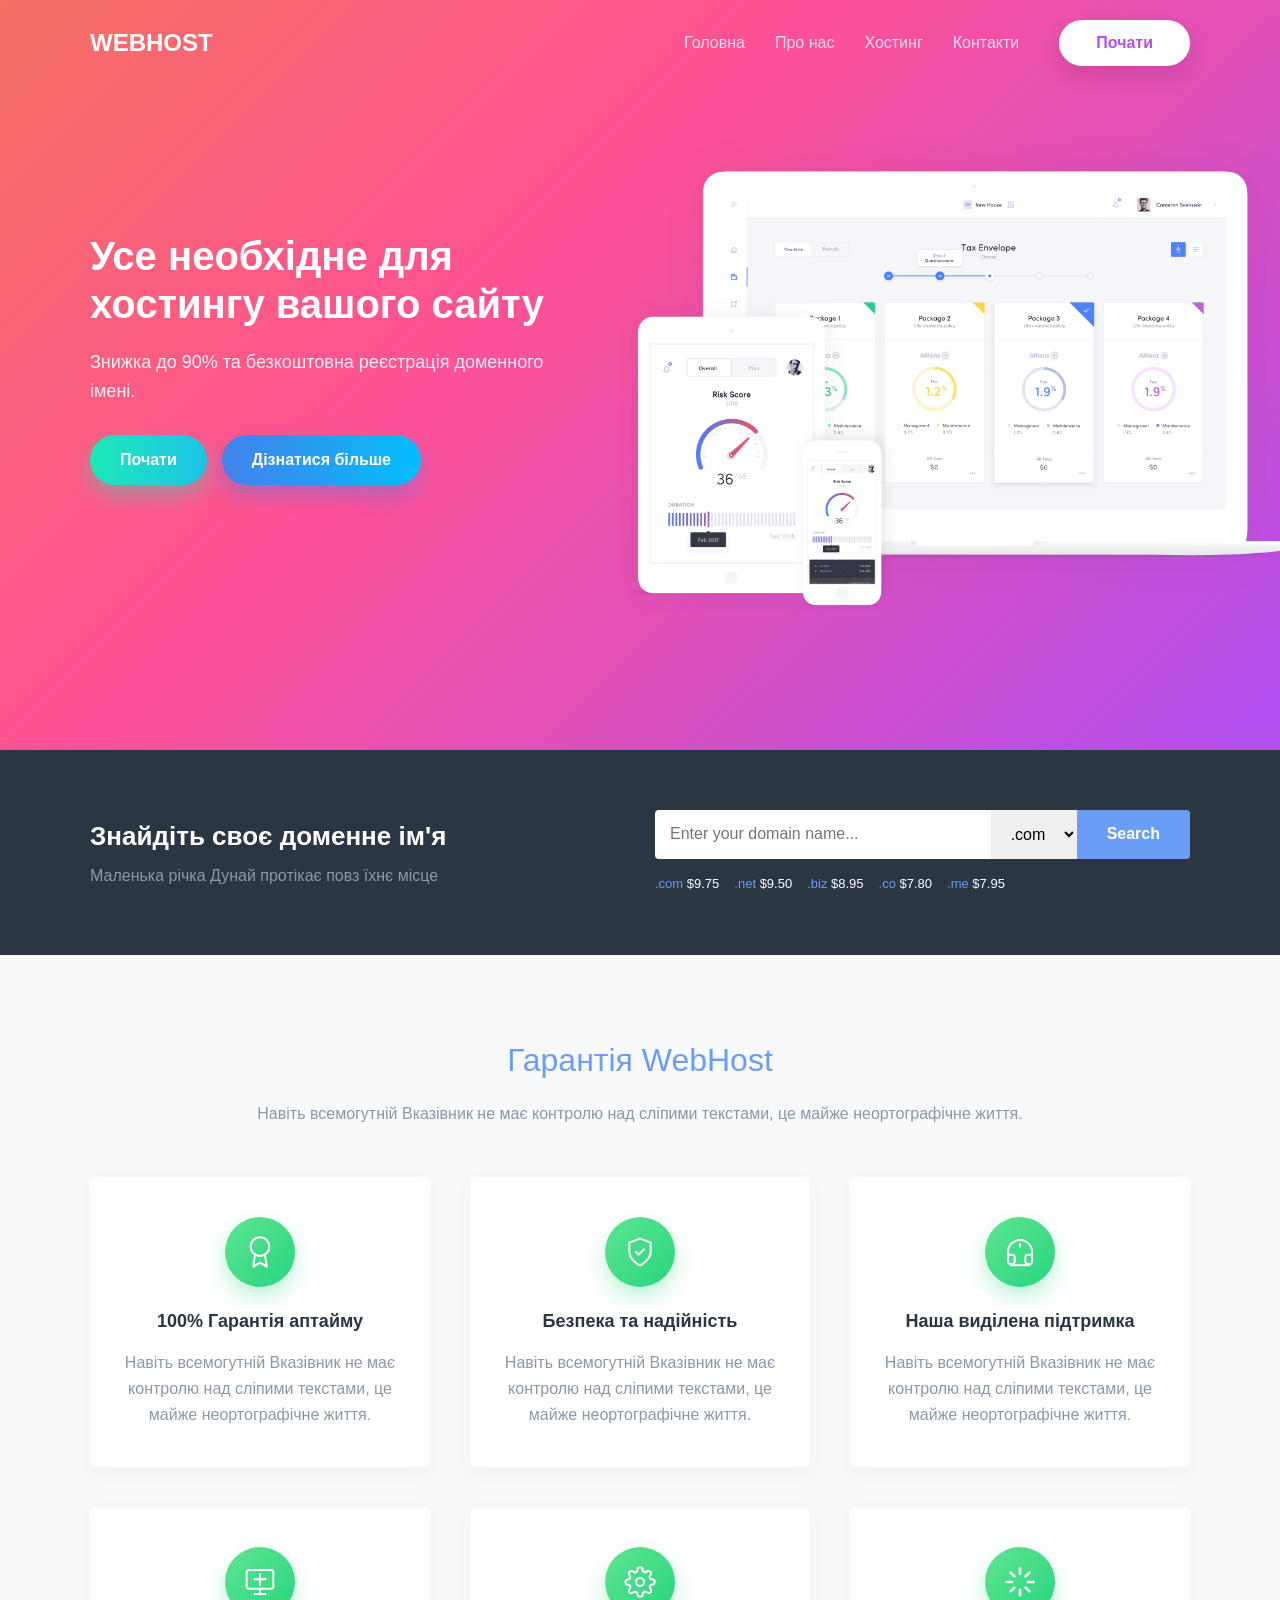
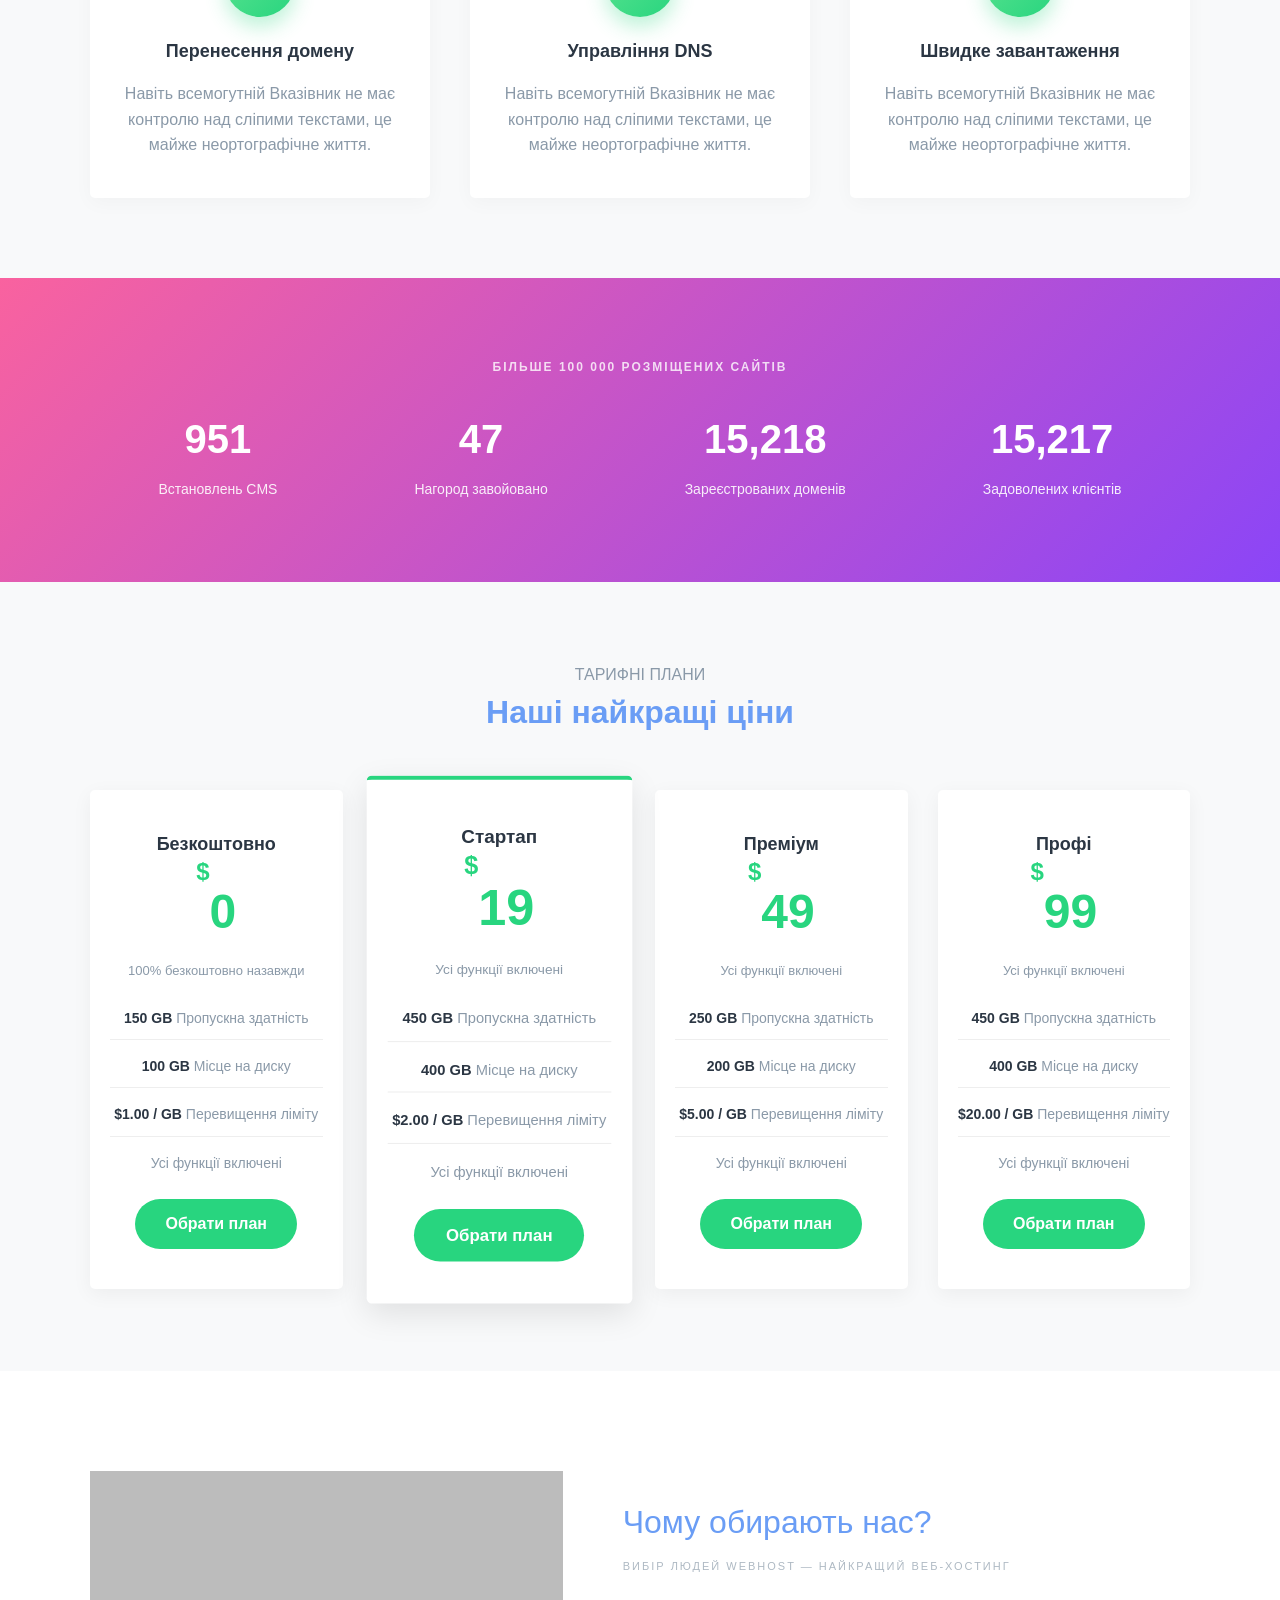
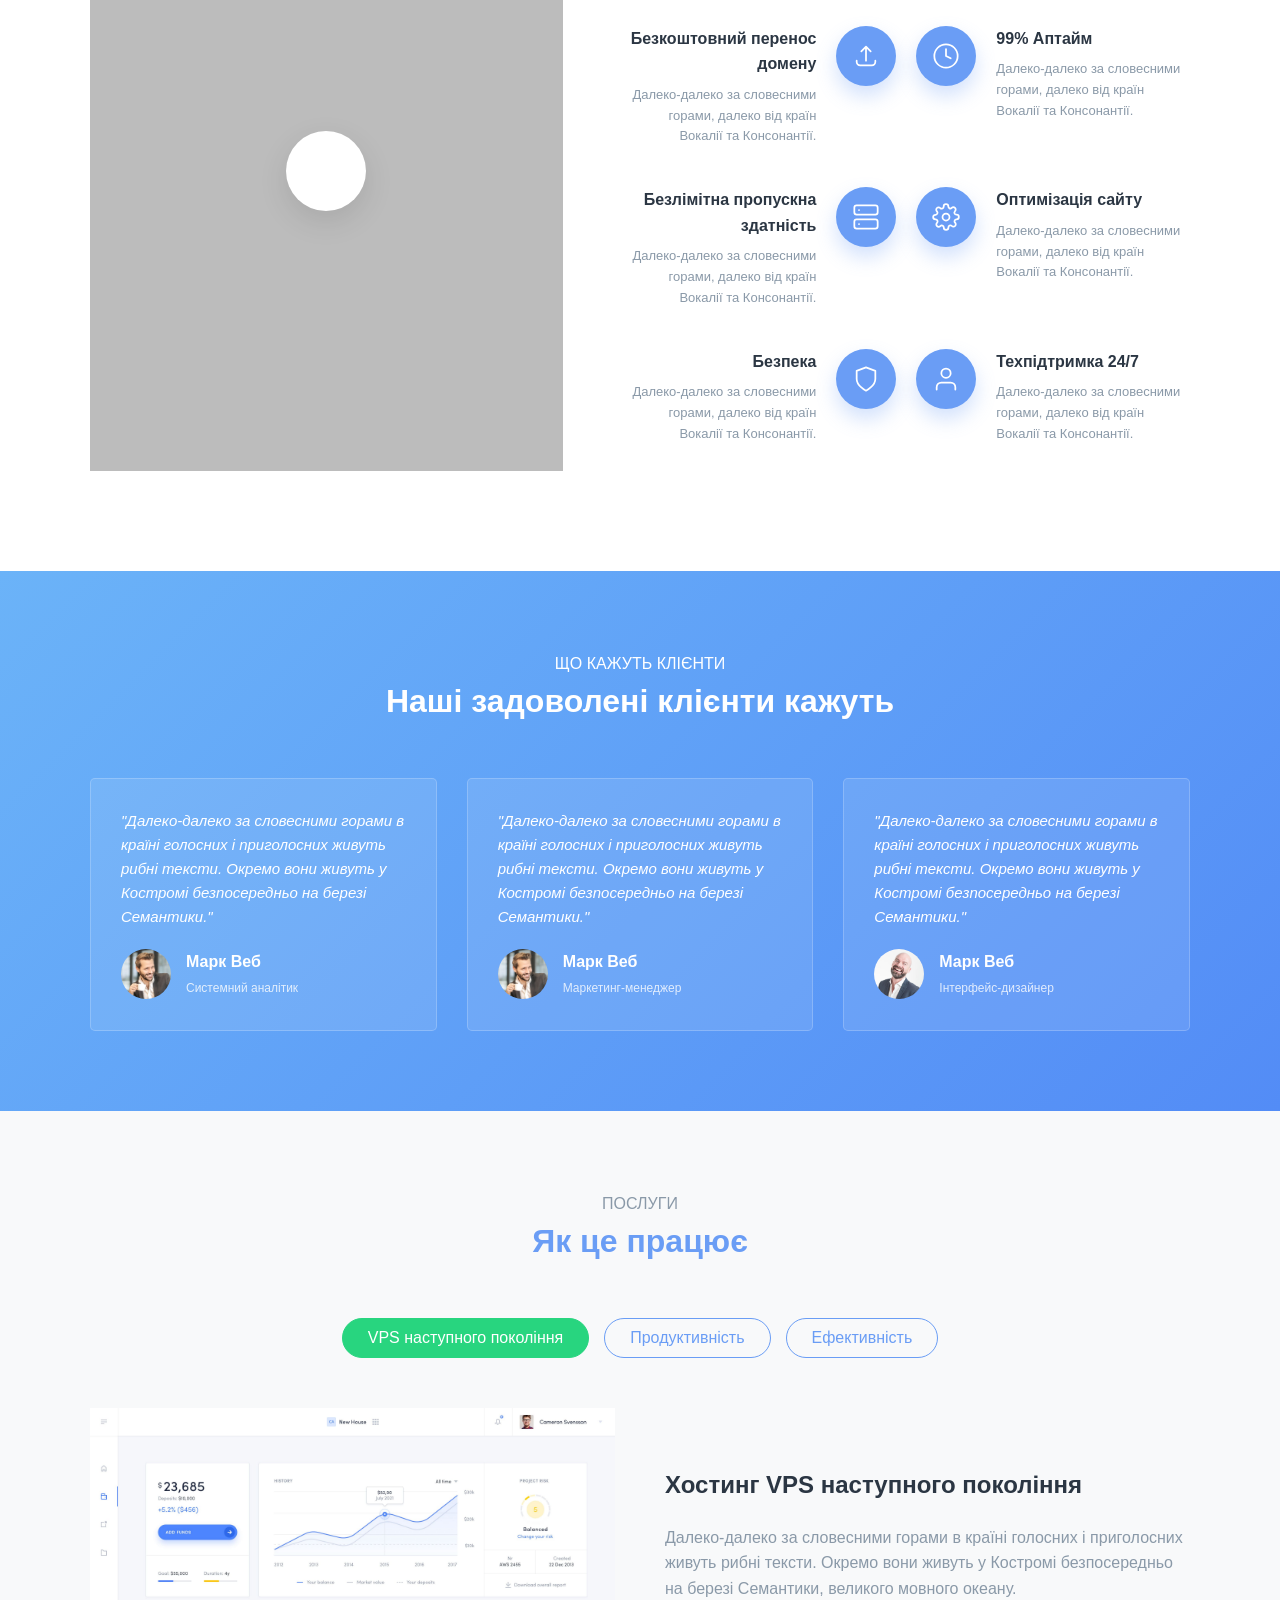
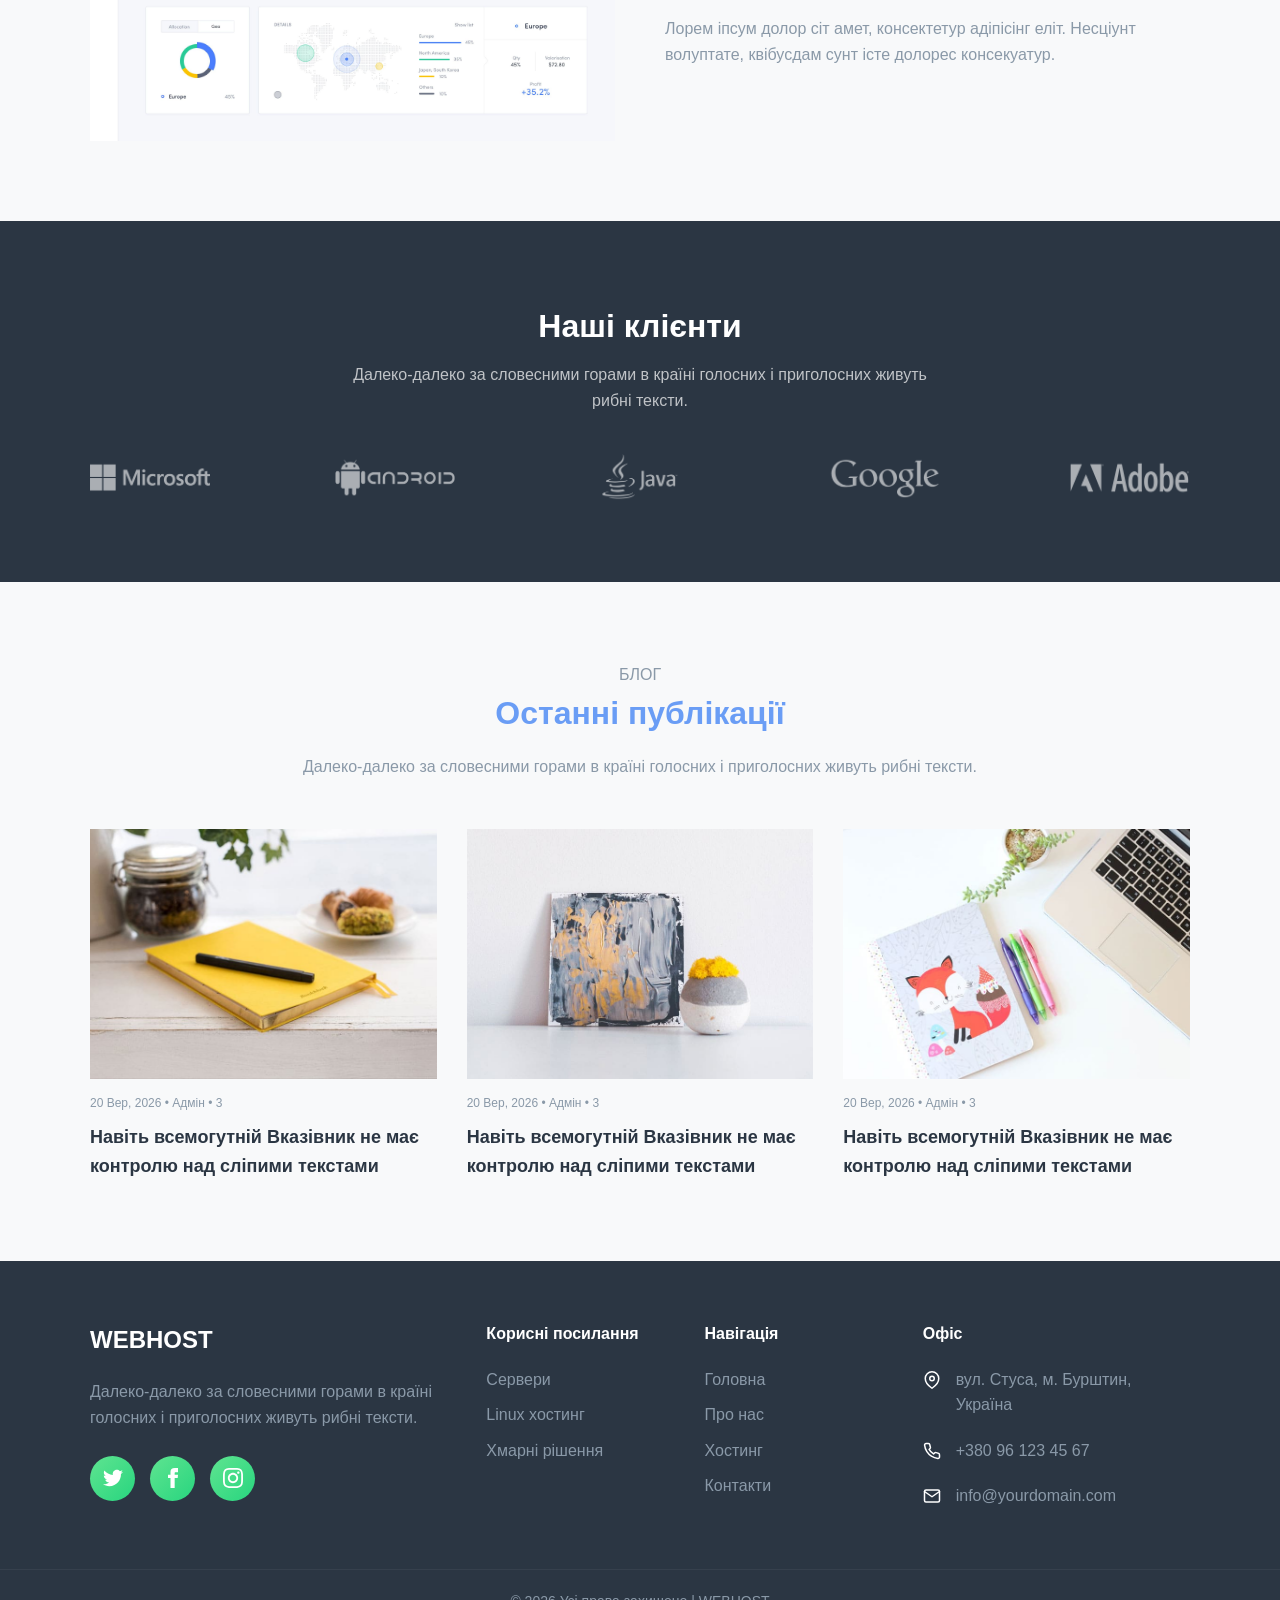
<file: index.html>
<!DOCTYPE html>
<html lang="uk">
<head>
    <meta charset="UTF-8">
    <meta http-equiv="X-UA-Compatible" content="IE=edge">
    <meta name="viewport" content="width=device-width, initial-scale=1.0">
    <title>WEBHOST — Надійний веб-хостинг для вашого сайту</title>
    <meta name="description" content="Швидкі сервери, реєстрація доменів та якісний хостинг для проєктів будь-якої складності.">
    <link rel="icon" type="image/png" href="assets/images/icons/favicon.png">
    <link rel="stylesheet" href="assets/css/normalize.css">
    <link rel="stylesheet" href="assets/css/style.css">
</head>
<body>

    <svg style="display: none;" xmlns="http://www.w3.org/2000/svg">
        <symbol id="icon-twitter" viewBox="0 0 24 24">
            <path d="M24 4.557c-.883.392-1.832.656-2.828.775 1.017-.609 1.798-1.574 2.165-2.724-.951.564-2.005.974-3.127 1.195-.897-.957-2.178-1.555-3.594-1.555-3.179 0-5.515 2.966-4.797 6.045-4.091-.205-7.719-2.165-10.148-5.144-1.29 2.213-.669 5.108 1.523 6.574-.806-.026-1.566-.247-2.229-.616-.054 2.281 1.581 4.415 3.949 4.89-.693.188-1.452.232-2.224.084.626 1.956 2.444 3.379 4.6 3.419-2.07 1.623-4.678 2.348-7.29 2.04 2.179 1.397 4.768 2.212 7.548 2.212 9.142 0 14.307-7.721 13.995-14.646.962-.695 1.797-1.562 2.457-2.549z"/>
        </symbol>
        <symbol id="icon-facebook" viewBox="0 0 24 24">
            <path d="M9 8h-3v4h3v12h5v-12h3.642l.358-4h-4v-1.667c0-.955.192-1.333 1.115-1.333h2.885v-5h-3.808c-3.596 0-5.192 1.583-5.192 4.615v3.385z"/>
        </symbol>
        <symbol id="icon-instagram" viewBox="0 0 24 24">
            <path d="M12 2.163c3.204 0 3.584.012 4.85.07 3.252.148 4.771 1.691 4.919 4.919.058 1.265.069 1.645.069 4.849 0 3.205-.012 3.584-.069 4.849-.149 3.225-1.664 4.771-4.919 4.919-1.266.058-1.644.07-4.85.07-3.204 0-3.584-.012-4.849-.07-3.26-.149-4.771-1.699-4.919-4.92-.058-1.265-.07-1.644-.07-4.849 0-3.204.013-3.583.07-4.849.149-3.227 1.664-4.771 4.919-4.919 1.266-.057 1.645-.069 4.849-.069zm0-2.163c-3.259 0-3.667.014-4.947.072-4.358.2-6.78 2.618-6.98 6.98-.059 1.281-.073 1.689-.073 4.948 0 3.259.014 3.668.072 4.948.2 4.358 2.618 6.78 6.98 6.98 1.281.058 1.689.072 4.948.072 3.259 0 3.668-.014 4.948-.072 4.354-.2 6.782-2.618 6.979-6.98.059-1.28.073-1.689.073-4.948 0-3.259-.014-3.667-.072-4.947-.196-4.354-2.617-6.78-6.979-6.98-1.281-.059-1.69-.073-4.949-.073zm0 5.838c-3.403 0-6.162 2.759-6.162 6.162s2.759 6.163 6.162 6.163 6.162-2.759 6.162-6.163c0-3.403-2.759-6.162-6.162-6.162zm0 10.162c-2.209 0-4-1.79-4-4 0-2.209 1.791-4 4-4s4 1.791 4 4c0 2.21-1.791 4-4 4zm6.406-11.845c-.796 0-1.441.645-1.441 1.44s.645 1.44 1.441 1.44c.795 0 1.439-.645 1.439-1.44s-.644-1.44-1.439-1.44z"/>
        </symbol>
    </svg>

    <header class="header">
        <div class="container header-inner">
            <a href="index.html" class="logo">WEBHOST</a>
            <nav class="main-nav">
                <ul class="nav-list">
                    <li><a href="index.html" class="active">Головна</a></li>
                    <li><a href="about.html">Про нас</a></li>
                    <li><a href="hosting.html">Хостинг</a></li>
                    <li><a href="contact.html">Контакти</a></li>
                </ul>
            </nav>
            <button class="btn btn-outline" id="openModalBtn">Почати</button>
        </div>
    </header>

    <main>
        <section class="hero">
            <div class="container hero-inner">
                <div class="hero-content">
                    <h1>Усе необхідне для хостингу вашого сайту</h1>
                    <p>Знижка до 90% та безкоштовна реєстрація доменного імені.</p>
                    <div class="hero-buttons">
                        <a href="#pricing" class="btn btn-primary">Почати</a>
                        <a href="about.html" class="btn btn-secondary">Дізнатися більше</a>
                    </div>
                </div>
                <div class="hero-image">
                    <img src="assets/images/hero-dashboard.png" alt="Панель керування хостингом на пристроях">
                </div>
            </div>
        </section>

        <section class="domain-search">
            <div class="container domain-inner">
                <div class="domain-text">
                    <h2>Знайдіть своє доменне ім'я</h2>
                    <p>Маленька річка Дунай протікає повз їхнє місце</p>
                </div>
                <div class="domain-form-wrapper">
                    <form class="domain-form">
                        <input type="text" placeholder="Enter your domain name..." required>
                        <select name="tld" class="tld-select">
                            <option value=".com">.com</option>
                            <option value=".net">.net</option>
                            <option value=".biz">.biz</option>
                            <option value=".co">.co</option>
                            <option value=".me">.me</option>
                        </select>
                        <button type="submit" class="btn btn-search-blue">Search</button>
                    </form>
                    <div class="domain-prices">
                        <span><span class="tld">.com</span> $9.75</span>
                        <span><span class="tld">.net</span> $9.50</span>
                        <span><span class="tld">.biz</span> $8.95</span>
                        <span><span class="tld">.co</span> $7.80</span>
                        <span><span class="tld">.me</span> $7.95</span>
                    </div>
                </div>
            </div>
        </section>

        <section class="features">
            <div class="container">
                <div class="section-title">
                    <h2 style="color: #6a9df5; font-size: 32px; font-weight: 500;">Гарантія WebHost</h2>
                    <p>Навіть всемогутній Вказівник не має контролю над сліпими текстами, це майже неортографічне життя.</p>
                </div>
                <div class="features-grid">
                    <div class="feature-card">
                        <div class="icon-green-gradient">
                            <svg viewBox="0 0 24 24" fill="none" stroke="white" stroke-width="1.5" stroke-linecap="round" stroke-linejoin="round"><circle cx="12" cy="8" r="7"/><polyline points="8.21 13.89 7 23 12 20 17 23 15.79 13.88"/></svg>
                        </div>
                        <h3>100% Гарантія аптайму</h3>
                        <p>Навіть всемогутній Вказівник не має контролю над сліпими текстами, це майже неортографічне життя.</p>
                    </div>
                    
                    <div class="feature-card">
                        <div class="icon-green-gradient">
                            <svg viewBox="0 0 24 24" fill="none" stroke="white" stroke-width="1.5" stroke-linecap="round" stroke-linejoin="round"><path d="M12 22s8-4 8-10V5l-8-3-8 3v7c0 6 8 10 8 10z"/><path d="M9 12l2 2 4-4"/></svg>
                        </div>
                        <h3>Безпека та надійність</h3>
                        <p>Навіть всемогутній Вказівник не має контролю над сліпими текстами, це майже неортографічне життя.</p>
                    </div>
                    
                    <div class="feature-card">
                        <div class="icon-green-gradient">
                            <svg viewBox="0 0 24 24" fill="none" stroke="white" stroke-width="1.5" stroke-linecap="round" stroke-linejoin="round"><path d="M3 18v-6a9 9 0 0118 0v6"/><path d="M21 19a2 2 0 01-2 2h-1a2 2 0 01-2-2v-3a2 2 0 012-2h3zM3 19a2 2 0 002 2h1a2 2 0 002-2v-3a2 2 0 00-2-2H3z"/><path d="M19 22H5"/><path d="M12 6v2"/></svg>
                        </div>
                        <h3>Наша виділена підтримка</h3>
                        <p>Навіть всемогутній Вказівник не має контролю над сліпими текстами, це майже неортографічне життя.</p>
                    </div>
                    
                    <div class="feature-card">
                        <div class="icon-green-gradient">
                            <svg viewBox="0 0 24 24" fill="none" stroke="white" stroke-width="1.5" stroke-linecap="round" stroke-linejoin="round"><rect x="2" y="3" width="20" height="14" rx="2" ry="2"/><line x1="8" y1="21" x2="16" y2="21"/><line x1="12" y1="17" x2="12" y2="21"/><path d="M8 10h8m-4-4v8"/></svg>
                        </div>
                        <h3>Перенесення домену</h3>
                        <p>Навіть всемогутній Вказівник не має контролю над сліпими текстами, це майже неортографічне життя.</p>
                    </div>
                    
                    <div class="feature-card">
                        <div class="icon-green-gradient">
                            <svg viewBox="0 0 24 24" fill="none" stroke="white" stroke-width="1.5" stroke-linecap="round" stroke-linejoin="round"><circle cx="12" cy="12" r="3"/><path d="M19.4 15a1.65 1.65 0 00.33 1.82l.06.06a2 2 0 010 2.83 2 2 0 01-2.83 0l-.06-.06a1.65 1.65 0 00-1.82-.33 1.65 1.65 0 00-1 1.51V21a2 2 0 01-2 2 2 2 0 01-2-2v-.09A1.65 1.65 0 009 19.4a1.65 1.65 0 00-1.82.33l-.06.06a2 2 0 01-2.83 0 2 2 0 010-2.83l.06-.06a1.65 1.65 0 00.33-1.82 1.65 1.65 0 00-1.51-1H3a2 2 0 01-2-2 2 2 0 012-2h.09A1.65 1.65 0 004.6 9a1.65 1.65 0 00-.33-1.82l-.06-.06a2 2 0 010-2.83 2 2 0 012.83 0l.06.06a1.65 1.65 0 001.82.33H9a1.65 1.65 0 001-1.51V3a2 2 0 012-2 2 2 0 012 2v.09a1.65 1.65 0 001 1.51 1.65 1.65 0 001.82-.33l.06-.06a2 2 0 012.83 0 2 2 0 010 2.83l-.06.06a1.65 1.65 0 00-.33 1.82V9a1.65 1.65 0 001.51 1H21a2 2 0 012 2 2 2 0 01-2 2h-.09a1.65 1.65 0 00-1.51 1z"/></svg>
                        </div>
                        <h3>Управління DNS</h3>
                        <p>Навіть всемогутній Вказівник не має контролю над сліпими текстами, це майже неортографічне життя.</p>
                    </div>
                    
                    <div class="feature-card">
                        <div class="icon-green-gradient">
                            <svg viewBox="0 0 24 24" fill="none" stroke="white" stroke-width="2" stroke-linecap="round" stroke-linejoin="round"><path d="M12 2v4M12 18v4M4.93 4.93l2.83 2.83M16.24 16.24l2.83 2.83M2 12h4M18 12h4M4.93 19.07l2.83-2.83M16.24 7.76l2.83-2.83"/></svg>
                        </div>
                        <h3>Швидке завантаження</h3>
                        <p>Навіть всемогутній Вказівник не має контролю над сліпими текстами, це майже неортографічне життя.</p>
                    </div>
                </div>
            </div>
        </section>

        <section class="stats">
            <div class="container">
                <h2 class="stats-subtitle">БІЛЬШЕ 100 000 РОЗМІЩЕНИХ САЙТІВ</h2>
                <div class="stats-inner">
                    <div class="stat-item">
                        <span class="stat-number">951</span>
                        <span class="stat-label">Встановлень CMS</span>
                    </div>
                    <div class="stat-item">
                        <span class="stat-number">47</span>
                        <span class="stat-label">Нагород завойовано</span>
                    </div>
                    <div class="stat-item">
                        <span class="stat-number">15,218</span>
                        <span class="stat-label">Зареєстрованих доменів</span>
                    </div>
                    <div class="stat-item">
                        <span class="stat-number">15,217</span>
                        <span class="stat-label">Задоволених клієнтів</span>
                    </div>
                </div>
            </div>
        </section>

        <section id="pricing" class="pricing">
            <div class="container">
                <div class="section-title">
                    <p class="pricing-subtitle">ТАРИФНІ ПЛАНИ</p>
                    <h2 class="pricing-title">Наші найкращі ціни</h2>
                </div>
                <div class="pricing-grid">
                    <div class="price-card">
                        <h3>Безкоштовно</h3>
                        <div class="price"><sup>$</sup>0</div>
                        <p class="price-period">100% безкоштовно назавжди</p>
                        <ul class="price-features">
                            <li><strong>150 GB</strong> Пропускна здатність</li>
                            <li><strong>100 GB</strong> Місце на диску</li>
                            <li><strong>$1.00 / GB</strong> Перевищення ліміту</li>
                            <li>Усі функції включені</li>
                        </ul>
                        <a href="#" class="btn btn-primary">Обрати план</a>
                    </div>
                    <div class="price-card popular">
                        <h3>Стартап</h3>
                        <div class="price"><sup>$</sup>19</div>
                        <p class="price-period">Усі функції включені</p>
                        <ul class="price-features">
                            <li><strong>450 GB</strong> Пропускна здатність</li>
                            <li><strong>400 GB</strong> Місце на диску</li>
                            <li><strong>$2.00 / GB</strong> Перевищення ліміту</li>
                            <li>Усі функції включені</li>
                        </ul>
                        <a href="#" class="btn btn-primary">Обрати план</a>
                    </div>
                    <div class="price-card">
                        <h3>Преміум</h3>
                        <div class="price"><sup>$</sup>49</div>
                        <p class="price-period">Усі функції включені</p>
                        <ul class="price-features">
                            <li><strong>250 GB</strong> Пропускна здатність</li>
                            <li><strong>200 GB</strong> Місце на диску</li>
                            <li><strong>$5.00 / GB</strong> Перевищення ліміту</li>
                            <li>Усі функції включені</li>
                        </ul>
                        <a href="#" class="btn btn-primary">Обрати план</a>
                    </div>
                    <div class="price-card">
                        <h3>Профі</h3>
                        <div class="price"><sup>$</sup>99</div>
                        <p class="price-period">Усі функції включені</p>
                        <ul class="price-features">
                            <li><strong>450 GB</strong> Пропускна здатність</li>
                            <li><strong>400 GB</strong> Місце на диску</li>
                            <li><strong>$20.00 / GB</strong> Перевищення ліміту</li>
                            <li>Усі функції включені</li>
                        </ul>
                        <a href="#" class="btn btn-primary">Обрати план</a>
                    </div>
                </div>
            </div>
        </section>

        <section class="why-choose-us">
            <div class="container choose-inner">
                <div class="choose-media">
                    <div class="video-placeholder">
                        <div class="play-btn"></div>
                    </div>
                </div>
                <div class="choose-content">
                    <h2 class="choose-title">Чому обирають нас?</h2>
                    <p class="choose-subtitle">ВИБІР ЛЮДЕЙ WEBHOST — НАЙКРАЩИЙ ВЕБ-ХОСТИНГ</p>
                    
                    <div class="features-grid-custom">
                        <div class="f-item item-left">
                            <div class="f-text">
                                <h3>Безкоштовний перенос домену</h3>
                                <p>Далеко-далеко за словесними горами, далеко від країн Вокалії та Консонантії.</p>
                            </div>
                            <div class="icon-blue">
                                <svg viewBox="0 0 24 24" fill="none" stroke="white" stroke-width="1.5" stroke-linecap="round" stroke-linejoin="round"><path d="M4 16v1a3 3 0 003 3h10a3 3 0 003-3v-1m-4-8l-4-4m0 0L8 8m4-4v12"/></svg>
                            </div>
                        </div>
                        
                        <div class="f-item item-right">
                            <div class="icon-blue">
                                <svg viewBox="0 0 24 24" fill="none" stroke="white" stroke-width="1.5" stroke-linecap="round" stroke-linejoin="round"><circle cx="12" cy="12" r="10"/><polyline points="12 6 12 12 16 14"/></svg>
                            </div>
                            <div class="f-text">
                                <h3>99% Аптайм</h3>
                                <p>Далеко-далеко за словесними горами, далеко від країн Вокалії та Консонантії.</p>
                            </div>
                        </div>

                        <div class="f-item item-left">
                            <div class="f-text">
                                <h3>Безлімітна пропускна здатність</h3>
                                <p>Далеко-далеко за словесними горами, далеко від країн Вокалії та Консонантії.</p>
                            </div>
                            <div class="icon-blue">
                                <svg viewBox="0 0 24 24" fill="none" stroke="white" stroke-width="1.5" stroke-linecap="round" stroke-linejoin="round"><rect x="2" y="2" width="20" height="8" rx="2" ry="2"/><rect x="2" y="14" width="20" height="8" rx="2" ry="2"/><line x1="6" y1="6" x2="6.01" y2="6"/><line x1="6" y1="18" x2="6.01" y2="18"/></svg>
                            </div>
                        </div>

                        <div class="f-item item-right">
                            <div class="icon-blue">
                                <svg viewBox="0 0 24 24" fill="none" stroke="white" stroke-width="1.5" stroke-linecap="round" stroke-linejoin="round"><circle cx="12" cy="12" r="3"/><path d="M19.4 15a1.65 1.65 0 00.33 1.82l.06.06a2 2 0 010 2.83 2 2 0 01-2.83 0l-.06-.06a1.65 1.65 0 00-1.82-.33 1.65 1.65 0 00-1 1.51V21a2 2 0 01-2 2 2 2 0 01-2-2v-.09A1.65 1.65 0 009 19.4a1.65 1.65 0 00-1.82.33l-.06.06a2 2 0 01-2.83 0 2 2 0 010-2.83l.06-.06a1.65 1.65 0 00.33-1.82 1.65 1.65 0 00-1.51-1H3a2 2 0 01-2-2 2 2 0 012-2h.09A1.65 1.65 0 004.6 9a1.65 1.65 0 00-.33-1.82l-.06-.06a2 2 0 010-2.83 2 2 0 012.83 0l.06.06a1.65 1.65 0 001.82.33H9a1.65 1.65 0 001-1.51V3a2 2 0 012-2 2 2 0 012 2v.09a1.65 1.65 0 001 1.51 1.65 1.65 0 001.82-.33l.06-.06a2 2 0 012.83 0 2 2 0 010 2.83l-.06.06a1.65 1.65 0 00-.33 1.82V9a1.65 1.65 0 001.51 1H21a2 2 0 012 2 2 2 0 01-2 2h-.09a1.65 1.65 0 00-1.51 1z"/></svg>
                            </div>
                            <div class="f-text">
                                <h3>Оптимізація сайту</h3>
                                <p>Далеко-далеко за словесними горами, далеко від країн Вокалії та Консонантії.</p>
                            </div>
                        </div>

                        <div class="f-item item-left">
                            <div class="f-text">
                                <h3>Безпека</h3>
                                <p>Далеко-далеко за словесними горами, далеко від країн Вокалії та Консонантії.</p>
                            </div>
                            <div class="icon-blue">
                                <svg viewBox="0 0 24 24" fill="none" stroke="white" stroke-width="1.5" stroke-linecap="round" stroke-linejoin="round"><path d="M12 22s8-4 8-10V5l-8-3-8 3v7c0 6 8 10 8 10z"/></svg>
                            </div>
                        </div>

                        <div class="f-item item-right">
                            <div class="icon-blue">
                                <svg viewBox="0 0 24 24" fill="none" stroke="white" stroke-width="1.5" stroke-linecap="round" stroke-linejoin="round"><path d="M20 21v-2a4 4 0 00-4-4H8a4 4 0 00-4 4v2"/><circle cx="12" cy="7" r="4"/></svg>
                            </div>
                            <div class="f-text">
                                <h3>Техпідтримка 24/7</h3>
                                <p>Далеко-далеко за словесними горами, далеко від країн Вокалії та Консонантії.</p>
                            </div>
                        </div>
                    </div>
                </div>
            </div>
        </section>

        <section class="testimonials">
            <div class="container">
                <div class="section-title">
                    <p class="testimonials-subtitle">ЩО КАЖУТЬ КЛІЄНТИ</p>
                    <h2>Наші задоволені клієнти кажуть</h2>
                </div>
                <div class="testimonials-grid">
                    <div class="testimonial-item">
                        <p>"Далеко-далеко за словесними горами в країні голосних і приголосних живуть рибні тексти. Окремо вони живуть у Костромі безпосередньо на березі Семантики."</p>
                        <div class="client-info">
                            <img src="assets/images/client1.jpg" alt="Марк Веб">
                            <div>
                                <h3>Марк Веб</h3>
                                <span>Системний аналітик</span>
                            </div>
                        </div>
                    </div>
                    <div class="testimonial-item">
                        <p>"Далеко-далеко за словесними горами в країні голосних і приголосних живуть рибні тексти. Окремо вони живуть у Костромі безпосередньо на березі Семантики."</p>
                        <div class="client-info">
                            <img src="assets/images/client2.jpg" alt="Марк Веб">
                            <div>
                                <h3>Марк Веб</h3>
                                <span>Маркетинг-менеджер</span>
                            </div>
                        </div>
                    </div>
                    <div class="testimonial-item">
                        <p>"Далеко-далеко за словесними горами в країні голосних і приголосних живуть рибні тексти. Окремо вони живуть у Костромі безпосередньо на березі Семантики."</p>
                        <div class="client-info">
                            <img src="assets/images/client3.jpg" alt="Марк Веб">
                            <div>
                                <h3>Марк Веб</h3>
                                <span>Інтерфейс-дизайнер</span>
                            </div>
                        </div>
                    </div>
                </div>
                <div class="slider-dots">
                    <span class="dot active"></span>
                    <span class="dot"></span>
                    <span class="dot"></span>
                    <span class="dot"></span>
                    <span class="dot"></span>
                </div>
            </div>
        </section>

        <section class="how-it-works">
            <div class="container">
                <div class="section-title">
                    <p class="services-subtitle">ПОСЛУГИ</p>
                    <h2 class="pricing-title">Як це працює</h2>
                </div>
                <div class="tabs-nav-center">
                    <button class="tab-pill active">VPS наступного покоління</button>
                    <button class="tab-pill">Продуктивність</button>
                    <button class="tab-pill">Ефективність</button>
                </div>
                <div class="how-content">
                    <div class="how-image">
                        <img src="assets/images/dashboard-vps.jpg" alt="Панель керування VPS">
                    </div>
                    <div class="how-text">
                        <h3>Хостинг VPS наступного покоління</h3>
                        <p>Далеко-далеко за словесними горами в країні голосних і приголосних живуть рибні тексти. Окремо вони живуть у Костромі безпосередньо на березі Семантики, великого мовного океану.</p>
                        <p>Лорем іпсум долор сіт амет, консектетур адіпісінг еліт. Несціунт волуптате, квібусдам сунт істе долорес консекуатур.</p>
                    </div>
                </div>
            </div>
        </section>

        <section class="clients">
            <div class="container">
                <h2 class="clients-title">Наші клієнти</h2>
                <p class="clients-desc">Далеко-далеко за словесними горами в країні голосних і приголосних живуть рибні тексти.</p>
                <div class="clients-inner">
                    <img src="assets/images/client-logo1.png" alt="Microsoft">
                    <img src="assets/images/client-logo2.png" alt="Android">
                    <img src="assets/images/client-logo3.png" alt="Java">
                    <img src="assets/images/client-logo4.png" alt="Google">
                    <img src="assets/images/client-logo5.png" alt="Adobe">
                </div>
            </div>
        </section>

        <section class="recent-blog">
            <div class="container">
                <div class="section-title">
                    <p class="blog-subtitle">БЛОГ</p>
                    <h2 class="pricing-title">Останні публікації</h2>
                    <p>Далеко-далеко за словесними горами в країні голосних і приголосних живуть рибні тексти.</p>
                </div>
                <div class="blog-grid">
                    <div class="blog-card">
                        <img src="assets/images/blog1.jpg" alt="Публікація блогу">
                        <div class="blog-meta"><span>20 Вер, 2026</span> • <span>Адмін</span> • <span class="comments-count">3</span></div>
                        <h3>Навіть всемогутній Вказівник не має контролю над сліпими текстами</h3>
                    </div>
                    <div class="blog-card">
                        <img src="assets/images/blog2.jpg" alt="Публікація блогу">
                        <div class="blog-meta"><span>20 Вер, 2026</span> • <span>Адмін</span> • <span class="comments-count">3</span></div>
                        <h3>Навіть всемогутній Вказівник не має контролю над сліпими текстами</h3>
                    </div>
                    <div class="blog-card">
                        <img src="assets/images/blog3.jpg" alt="Публікація блогу">
                        <div class="blog-meta"><span>20 Вер, 2026</span> • <span>Адмін</span> • <span class="comments-count">3</span></div>
                        <h3>Навіть всемогутній Вказівник не має контролю над сліпими текстами</h3>
                    </div>
                </div>
            </div>
        </section>
    </main>

    <footer class="footer">
    <div class="container footer-inner">
        <div class="footer-col">
            <span class="footer-logo">WEBHOST</span>
            <p>Далеко-далеко за словесними горами в країні голосних і приголосних живуть рибні тексти.</p>
            
            <div class="social-links">
                <a href="#" class="social-icon" aria-label="Twitter">
                    <svg><use href="#icon-twitter"></use></svg>
                </a>
                <a href="#" class="social-icon" aria-label="Facebook">
                    <svg><use href="#icon-facebook"></use></svg>
                </a>
                <a href="#" class="social-icon" aria-label="Instagram">
                    <svg><use href="#icon-instagram"></use></svg>
                </a>
            </div>
        </div>
        <div class="footer-col">
            <h4>Корисні посилання</h4>
            <ul>
                <li><a href="hosting.html">Сервери</a></li>
                <li><a href="hosting.html">Linux хостинг</a></li>
                <li><a href="hosting.html">Хмарні рішення</a></li>
            </ul>
        </div>
        <div class="footer-col">
            <h4>Навігація</h4>
            <ul>
                <li><a href="index.html">Головна</a></li>
                <li><a href="about.html">Про нас</a></li>
                <li><a href="hosting.html">Хостинг</a></li>
                <li><a href="contact.html">Контакти</a></li>
            </ul>
        </div>
        <div class="footer-col">
            <h4>Офіс</h4>
            <div class="office-item">
                <svg viewBox="0 0 24 24" fill="none" stroke="white" stroke-width="2" stroke-linecap="round" stroke-linejoin="round"><path d="M21 10c0 7-9 13-9 13s-9-6-9-13a9 9 0 0 1 18 0z"></path><circle cx="12" cy="10" r="3"></circle></svg>
                <p>вул. Стуса, м. Бурштин, Україна</p>
            </div>
            <div class="office-item">
                <svg viewBox="0 0 24 24" fill="none" stroke="white" stroke-width="2" stroke-linecap="round" stroke-linejoin="round"><path d="M22 16.92v3a2 2 0 0 1-2.18 2 19.79 19.79 0 0 1-8.63-3.07 19.5 19.5 0 0 1-6-6 19.79 19.79 0 0 1-3.07-8.67A2 2 0 0 1 4.11 2h3a2 2 0 0 1 2 1.72 12.84 12.84 0 0 0 .7 2.81 2 2 0 0 1-.45 2.11L8.09 9.91a16 16 0 0 0 6 6l1.27-1.27a2 2 0 0 1 2.11-.45 12.84 12.84 0 0 0 2.81.7A2 2 0 0 1 22 16.92z"></path></svg>
                <p>+380 96 123 45 67</p>
            </div>
            <div class="office-item">
                <svg viewBox="0 0 24 24" fill="none" stroke="white" stroke-width="2" stroke-linecap="round" stroke-linejoin="round"><path d="M4 4h16c1.1 0 2 .9 2 2v12c0 1.1-.9 2-2 2H4c-1.1 0-2-.9-2-2V6c0-1.1.9-2 2-2z"></path><polyline points="22,6 12,13 2,6"></polyline></svg>
                <p>info@yourdomain.com</p>
            </div>
        </div>
    </div>
    <div class="footer-bottom">
        <p>&copy; 2026 Усі права захищено | WEBHOST</p>
    </div>
</footer>

    <div id="modal" class="modal-overlay">
        <div class="modal-content">
            <span class="close-btn" id="closeModalBtn">&times;</span>
            <h2>Залишити заявку</h2>
            <form action="#" method="POST">
                <input type="text" name="name" placeholder="Ваше ім'я" required>
                <input type="email" name="email" placeholder="Ваш Email" required>
                <button type="submit" class="btn btn-primary">Відправити</button>
            </form>
        </div>
    </div>

    <button id="scrollToTop" class="scroll-to-top" aria-label="Повернутися вгору">↑</button>

    <script src="assets/js/main.js"></script>
</body>
</html>
</file>
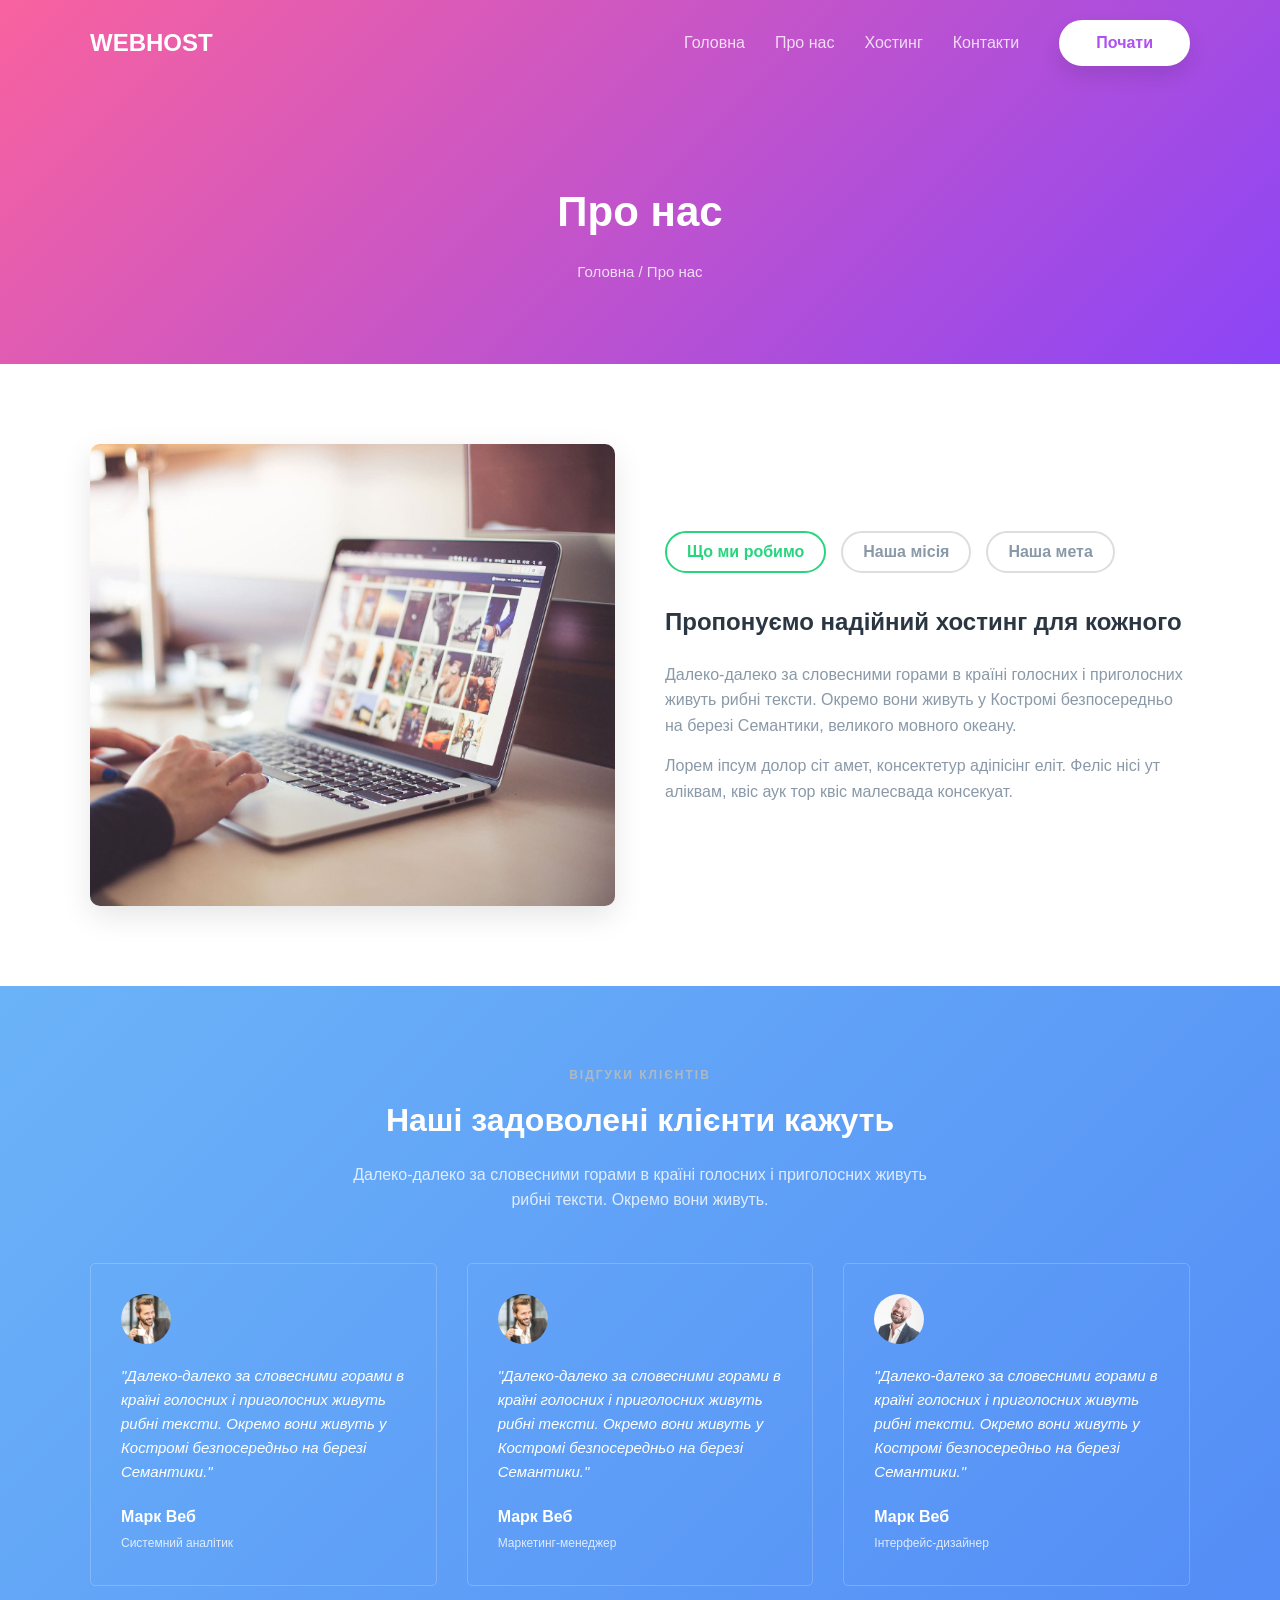
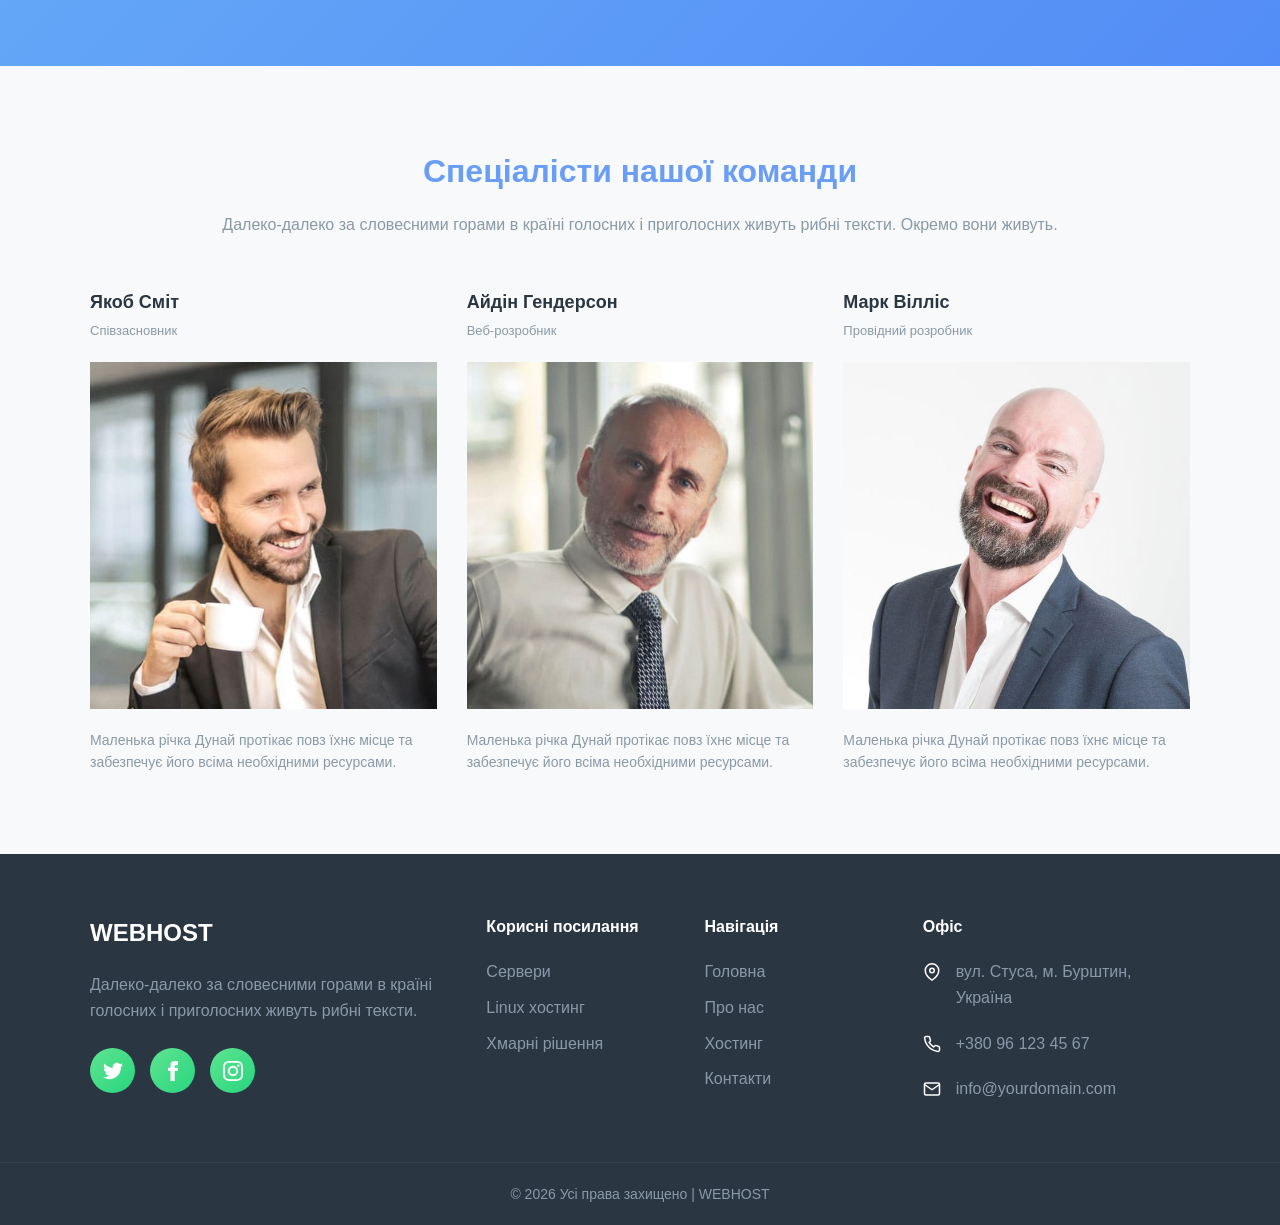
<file: about.html>
<!DOCTYPE html>
<html lang="uk">
<head>
    <meta charset="UTF-8">
    <meta http-equiv="X-UA-Compatible" content="IE=edge">
    <meta name="viewport" content="width=device-width, initial-scale=1.0">
    <title>Про нас — WEBHOST</title>
    <link rel="icon" type="image/png" href="assets/images/icons/favicon.png">
    <link rel="stylesheet" href="assets/css/normalize.css">
    <link rel="stylesheet" href="assets/css/style.css">
</head>
<body>

    <svg style="display: none;" xmlns="http://www.w3.org/2000/svg">
        <symbol id="icon-twitter" viewBox="0 0 24 24">
            <path d="M24 4.557c-.883.392-1.832.656-2.828.775 1.017-.609 1.798-1.574 2.165-2.724-.951.564-2.005.974-3.127 1.195-.897-.957-2.178-1.555-3.594-1.555-3.179 0-5.515 2.966-4.797 6.045-4.091-.205-7.719-2.165-10.148-5.144-1.29 2.213-.669 5.108 1.523 6.574-.806-.026-1.566-.247-2.229-.616-.054 2.281 1.581 4.415 3.949 4.89-.693.188-1.452.232-2.224.084.626 1.956 2.444 3.379 4.6 3.419-2.07 1.623-4.678 2.348-7.29 2.04 2.179 1.397 4.768 2.212 7.548 2.212 9.142 0 14.307-7.721 13.995-14.646.962-.695 1.797-1.562 2.457-2.549z"/>
        </symbol>
        <symbol id="icon-facebook" viewBox="0 0 24 24">
            <path d="M9 8h-3v4h3v12h5v-12h3.642l.358-4h-4v-1.667c0-.955.192-1.333 1.115-1.333h2.885v-5h-3.808c-3.596 0-5.192 1.583-5.192 4.615v3.385z"/>
        </symbol>
        <symbol id="icon-instagram" viewBox="0 0 24 24">
            <path d="M12 2.163c3.204 0 3.584.012 4.85.07 3.252.148 4.771 1.691 4.919 4.919.058 1.265.069 1.645.069 4.849 0 3.205-.012 3.584-.069 4.849-.149 3.225-1.664 4.771-4.919 4.919-1.266.058-1.644.07-4.85.07-3.204 0-3.584-.012-4.849-.07-3.26-.149-4.771-1.699-4.919-4.92-.058-1.265-.07-1.644-.07-4.849 0-3.204.013-3.583.07-4.849.149-3.227 1.664-4.771 4.919-4.919 1.266-.057 1.645-.069 4.849-.069zm0-2.163c-3.259 0-3.667.014-4.947.072-4.358.2-6.78 2.618-6.98 6.98-.059 1.281-.073 1.689-.073 4.948 0 3.259.014 3.668.072 4.948.2 4.358 2.618 6.78 6.98 6.98 1.281.058 1.689.072 4.948.072 3.259 0 3.668-.014 4.948-.072 4.354-.2 6.782-2.618 6.979-6.98.059-1.28.073-1.689.073-4.948 0-3.259-.014-3.667-.072-4.947-.196-4.354-2.617-6.78-6.979-6.98-1.281-.059-1.69-.073-4.949-.073zm0 5.838c-3.403 0-6.162 2.759-6.162 6.162s2.759 6.163 6.162 6.163 6.162-2.759 6.162-6.163c0-3.403-2.759-6.162-6.162-6.162zm0 10.162c-2.209 0-4-1.79-4-4 0-2.209 1.791-4 4-4s4 1.791 4 4c0 2.21-1.791 4-4 4zm6.406-11.845c-.796 0-1.441.645-1.441 1.44s.645 1.44 1.441 1.44c.795 0 1.439-.645 1.439-1.44s-.644-1.44-1.439-1.44z"/>
        </symbol>
    </svg>

    <header class="header">
        <div class="container header-inner">
            <a href="index.html" class="logo">WEBHOST</a>
            <nav class="main-nav">
                <ul class="nav-list">
                    <li><a href="index.html">Головна</a></li>
                    <li><a href="about.html" class="active">Про нас</a></li>
                    <li><a href="hosting.html">Хостинг</a></li>
                    <li><a href="contact.html">Контакти</a></li>
                </ul>
            </nav>
            <button class="btn btn-outline" id="openModalBtn">Почати</button>
        </div>
    </header>

    <main>
        <section class="page-hero">
            <div class="container">
                <h1>Про нас</h1>
                <p class="breadcrumbs"><a href="index.html">Головна</a> / Про нас</p>
            </div>
        </section>

        <section class="about-info">
            <div class="container info-inner">
                <div class="info-image">
                    <img src="assets/images/laptop-working.jpg" alt="Робота за ноутбуком">
                </div>
                <div class="info-content">
                    <div class="tabs-nav">
                        <button class="tab-btn active">Що ми робимо</button>
                        <button class="tab-btn">Наша місія</button>
                        <button class="tab-btn">Наша мета</button>
                    </div>
                    <div class="tab-content">
                        <h2>Пропонуємо надійний хостинг для кожного</h2>
                        <p>Далеко-далеко за словесними горами в країні голосних і приголосних живуть рибні тексти. Окремо вони живуть у Костромі безпосередньо на березі Семантики, великого мовного океану.</p>
                        <p>Лорем іпсум долор сіт амет, консектетур адіпісінг еліт. Феліс нісі ут аліквам, квіс аук тор квіс малесвада консекуат.</p>
                    </div>
                </div>
            </div>
        </section>

        <section class="testimonials">
            <div class="container">
                <div class="section-title">
                    <p class="subtitle">ВІДГУКИ КЛІЄНТІВ</p>
                    <h2>Наші задоволені клієнти кажуть</h2>
                    <p style="color: rgba(255,255,255,0.8); max-width: 600px; margin: 0 auto;">Далеко-далеко за словесними горами в країні голосних і приголосних живуть рибні тексти. Окремо вони живуть.</p>
                </div>
                <div class="testimonials-grid">
                    <div class="testimonial-item" style="background: transparent; border: 1px solid rgba(255,255,255,0.2);">
                        <div class="client-info" style="margin-bottom: 20px;">
                            <img src="assets/images/client1.jpg" alt="Марк Веб">
                        </div>
                        <p>"Далеко-далеко за словесними горами в країні голосних і приголосних живуть рибні тексти. Окремо вони живуть у Костромі безпосередньо на березі Семантики."</p>
                        <div style="margin-top: 20px;">
                            <h4 style="color: #fff; margin: 0; font-size: 16px;">Марк Веб</h4>
                            <span style="color: rgba(255,255,255,0.8); font-size: 12px;">Системний аналітик</span>
                        </div>
                    </div>
                    <div class="testimonial-item" style="background: transparent; border: 1px solid rgba(255,255,255,0.2);">
                        <div class="client-info" style="margin-bottom: 20px;">
                            <img src="assets/images/client2.jpg" alt="Марк Веб">
                        </div>
                        <p>"Далеко-далеко за словесними горами в країні голосних і приголосних живуть рибні тексти. Окремо вони живуть у Костромі безпосередньо на березі Семантики."</p>
                        <div style="margin-top: 20px;">
                            <h4 style="color: #fff; margin: 0; font-size: 16px;">Марк Веб</h4>
                            <span style="color: rgba(255,255,255,0.8); font-size: 12px;">Маркетинг-менеджер</span>
                        </div>
                    </div>
                    <div class="testimonial-item" style="background: transparent; border: 1px solid rgba(255,255,255,0.2);">
                        <div class="client-info" style="margin-bottom: 20px;">
                            <img src="assets/images/client3.jpg" alt="Марк Веб">
                        </div>
                        <p>"Далеко-далеко за словесними горами в країні голосних і приголосних живуть рибні тексти. Окремо вони живуть у Костромі безпосередньо на березі Семантики."</p>
                        <div style="margin-top: 20px;">
                            <h4 style="color: #fff; margin: 0; font-size: 16px;">Марк Веб</h4>
                            <span style="color: rgba(255,255,255,0.8); font-size: 12px;">Інтерфейс-дизайнер</span>
                        </div>
                    </div>
                </div>
            </div>
        </section>

        <section class="team">
            <div class="container">
                <div class="section-title">
                    <h2 class="pricing-title">Спеціалісти нашої команди</h2>
                    <p>Далеко-далеко за словесними горами в країні голосних і приголосних живуть рибні тексти. Окремо вони живуть.</p>
                </div>
                <div class="team-grid">
                    <div class="team-card">
                        <div class="team-header">
                            <h3>Якоб Сміт</h3>
                            <p class="position">Співзасновник</p>
                        </div>
                        <img src="assets/images/team1.jpg" alt="Якоб Сміт">
                        <p>Маленька річка Дунай протікає повз їхнє місце та забезпечує його всіма необхідними ресурсами.</p>
                    </div>
                    <div class="team-card">
                        <div class="team-header">
                            <h3>Айдін Гендерсон</h3>
                            <p class="position">Веб-розробник</p>
                        </div>
                        <img src="assets/images/team2.jpg" alt="Айдін Гендерсон">
                        <p>Маленька річка Дунай протікає повз їхнє місце та забезпечує його всіма необхідними ресурсами.</p>
                    </div>
                    <div class="team-card">
                        <div class="team-header">
                            <h3>Марк Вілліс</h3>
                            <p class="position">Провідний розробник</p>
                        </div>
                        <img src="assets/images/team3.jpg" alt="Марк Вілліс">
                        <p>Маленька річка Дунай протікає повз їхнє місце та забезпечує його всіма необхідними ресурсами.</p>
                    </div>
                </div>
            </div>
        </section>
    </main>

    <footer class="footer">
    <div class="container footer-inner">
        <div class="footer-col">
            <span class="footer-logo">WEBHOST</span>
            <p>Далеко-далеко за словесними горами в країні голосних і приголосних живуть рибні тексти.</p>
            
            <div class="social-links">
                <a href="#" class="social-icon" aria-label="Twitter">
                    <svg><use href="#icon-twitter"></use></svg>
                </a>
                <a href="#" class="social-icon" aria-label="Facebook">
                    <svg><use href="#icon-facebook"></use></svg>
                </a>
                <a href="#" class="social-icon" aria-label="Instagram">
                    <svg><use href="#icon-instagram"></use></svg>
                </a>
            </div>
        </div>
        <div class="footer-col">
            <h4>Корисні посилання</h4>
            <ul>
                <li><a href="hosting.html">Сервери</a></li>
                <li><a href="hosting.html">Linux хостинг</a></li>
                <li><a href="hosting.html">Хмарні рішення</a></li>
            </ul>
        </div>
        <div class="footer-col">
            <h4>Навігація</h4>
            <ul>
                <li><a href="index.html">Головна</a></li>
                <li><a href="about.html">Про нас</a></li>
                <li><a href="hosting.html">Хостинг</a></li>
                <li><a href="contact.html">Контакти</a></li>
            </ul>
        </div>
        <div class="footer-col">
            <h4>Офіс</h4>
            <div class="office-item">
                <svg viewBox="0 0 24 24" fill="none" stroke="white" stroke-width="2" stroke-linecap="round" stroke-linejoin="round"><path d="M21 10c0 7-9 13-9 13s-9-6-9-13a9 9 0 0 1 18 0z"></path><circle cx="12" cy="10" r="3"></circle></svg>
                <p>вул. Стуса, м. Бурштин, Україна</p>
            </div>
            <div class="office-item">
                <svg viewBox="0 0 24 24" fill="none" stroke="white" stroke-width="2" stroke-linecap="round" stroke-linejoin="round"><path d="M22 16.92v3a2 2 0 0 1-2.18 2 19.79 19.79 0 0 1-8.63-3.07 19.5 19.5 0 0 1-6-6 19.79 19.79 0 0 1-3.07-8.67A2 2 0 0 1 4.11 2h3a2 2 0 0 1 2 1.72 12.84 12.84 0 0 0 .7 2.81 2 2 0 0 1-.45 2.11L8.09 9.91a16 16 0 0 0 6 6l1.27-1.27a2 2 0 0 1 2.11-.45 12.84 12.84 0 0 0 2.81.7A2 2 0 0 1 22 16.92z"></path></svg>
                <p>+380 96 123 45 67</p>
            </div>
            <div class="office-item">
                <svg viewBox="0 0 24 24" fill="none" stroke="white" stroke-width="2" stroke-linecap="round" stroke-linejoin="round"><path d="M4 4h16c1.1 0 2 .9 2 2v12c0 1.1-.9 2-2 2H4c-1.1 0-2-.9-2-2V6c0-1.1.9-2 2-2z"></path><polyline points="22,6 12,13 2,6"></polyline></svg>
                <p>info@yourdomain.com</p>
            </div>
        </div>
    </div>
    <div class="footer-bottom">
        <p>&copy; 2026 Усі права захищено | WEBHOST</p>
    </div>
</footer>

    <div id="modal" class="modal-overlay">
            <div class="modal-content">
                <span class="close-btn" id="closeModalBtn">&times;</span>
                <h2>Залишити заявку</h2>
                <form action="#" method="POST">
                    <input type="text" name="name" placeholder="Ваше ім'я" required>
                    <input type="email" name="email" placeholder="Ваш Email" required>
                    <button type="submit" class="btn btn-primary">Відправити</button>
                </form>
            </div>
        </div>

    <button id="scrollToTop" class="scroll-to-top" aria-label="Повернутися вгору">↑</button>
    <script src="assets/js/main.js"></script>
</body>
</html>
</file>
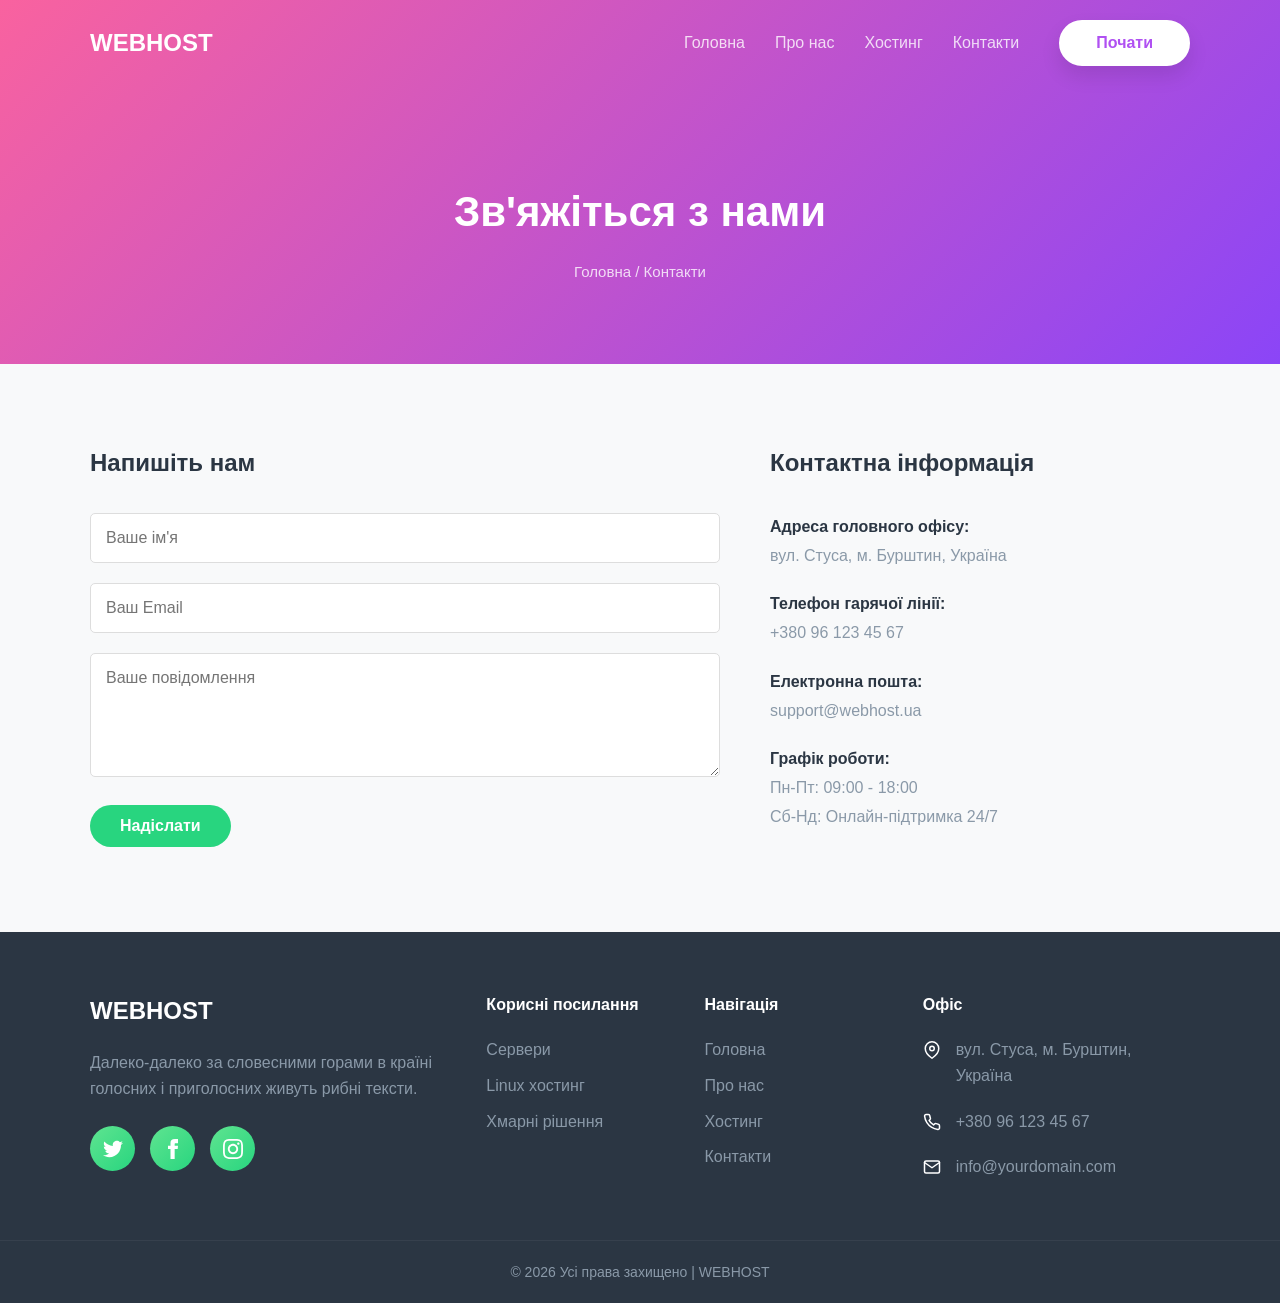
<file: contact.html>
<!DOCTYPE html>
<html lang="uk">
<head>
    <meta charset="UTF-8">
    <meta http-equiv="X-UA-Compatible" content="IE=edge">
    <meta name="viewport" content="width=device-width, initial-scale=1.0">
    <title>Контакти — WEBHOST</title>
    <link rel="icon" type="image/png" href="assets/images/icons/favicon.png">
    <link rel="stylesheet" href="assets/css/normalize.css">
    <link rel="stylesheet" href="assets/css/style.css">
</head>
<body>

    <svg style="display: none;" xmlns="http://www.w3.org/2000/svg">
        <symbol id="icon-twitter" viewBox="0 0 24 24">
            <path d="M24 4.557c-.883.392-1.832.656-2.828.775 1.017-.609 1.798-1.574 2.165-2.724-.951.564-2.005.974-3.127 1.195-.897-.957-2.178-1.555-3.594-1.555-3.179 0-5.515 2.966-4.797 6.045-4.091-.205-7.719-2.165-10.148-5.144-1.29 2.213-.669 5.108 1.523 6.574-.806-.026-1.566-.247-2.229-.616-.054 2.281 1.581 4.415 3.949 4.89-.693.188-1.452.232-2.224.084.626 1.956 2.444 3.379 4.6 3.419-2.07 1.623-4.678 2.348-7.29 2.04 2.179 1.397 4.768 2.212 7.548 2.212 9.142 0 14.307-7.721 13.995-14.646.962-.695 1.797-1.562 2.457-2.549z"/>
        </symbol>
        <symbol id="icon-facebook" viewBox="0 0 24 24">
            <path d="M9 8h-3v4h3v12h5v-12h3.642l.358-4h-4v-1.667c0-.955.192-1.333 1.115-1.333h2.885v-5h-3.808c-3.596 0-5.192 1.583-5.192 4.615v3.385z"/>
        </symbol>
        <symbol id="icon-instagram" viewBox="0 0 24 24">
            <path d="M12 2.163c3.204 0 3.584.012 4.85.07 3.252.148 4.771 1.691 4.919 4.919.058 1.265.069 1.645.069 4.849 0 3.205-.012 3.584-.069 4.849-.149 3.225-1.664 4.771-4.919 4.919-1.266.058-1.644.07-4.85.07-3.204 0-3.584-.012-4.849-.07-3.26-.149-4.771-1.699-4.919-4.92-.058-1.265-.07-1.644-.07-4.849 0-3.204.013-3.583.07-4.849.149-3.227 1.664-4.771 4.919-4.919 1.266-.057 1.645-.069 4.849-.069zm0-2.163c-3.259 0-3.667.014-4.947.072-4.358.2-6.78 2.618-6.98 6.98-.059 1.281-.073 1.689-.073 4.948 0 3.259.014 3.668.072 4.948.2 4.358 2.618 6.78 6.98 6.98 1.281.058 1.689.072 4.948.072 3.259 0 3.668-.014 4.948-.072 4.354-.2 6.782-2.618 6.979-6.98.059-1.28.073-1.689.073-4.948 0-3.259-.014-3.667-.072-4.947-.196-4.354-2.617-6.78-6.979-6.98-1.281-.059-1.69-.073-4.949-.073zm0 5.838c-3.403 0-6.162 2.759-6.162 6.162s2.759 6.163 6.162 6.163 6.162-2.759 6.162-6.163c0-3.403-2.759-6.162-6.162-6.162zm0 10.162c-2.209 0-4-1.79-4-4 0-2.209 1.791-4 4-4s4 1.791 4 4c0 2.21-1.791 4-4 4zm6.406-11.845c-.796 0-1.441.645-1.441 1.44s.645 1.44 1.441 1.44c.795 0 1.439-.645 1.439-1.44s-.644-1.44-1.439-1.44z"/>
        </symbol>
    </svg>

    <header class="header">
        <div class="container header-inner">
            <a href="index.html" class="logo">WEBHOST</a>
            <nav class="main-nav">
                <ul class="nav-list">
                    <li><a href="index.html">Головна</a></li>
                    <li><a href="about.html">Про нас</a></li>
                    <li><a href="hosting.html">Хостинг</a></li>
                    <li><a href="contact.html" class="active">Контакти</a></li>
                </ul>
            </nav>
            <button class="btn btn-outline" id="openModalBtn">Почати</button>
        </div>
    </header>

    <main>
        <section class="page-hero">
            <div class="container">
                <h1>Зв'яжіться з нами</h1>
                <p class="breadcrumbs"><a href="index.html">Головна</a> / Контакти</p>
            </div>
        </section>

        <section class="contact-section">
            <div class="container contact-inner">
                <div class="contact-form-block">
                    <h2>Напишіть нам</h2>
                    <form class="main-contact-form">
                        <div class="form-group">
                            <input type="text" placeholder="Ваше ім'я" required>
                        </div>
                        <div class="form-group">
                            <input type="email" placeholder="Ваш Email" required>
                        </div>
                        <div class="form-group">
                            <textarea placeholder="Ваше повідомлення" rows="5" required></textarea>
                        </div>
                        <button type="submit" class="btn btn-primary">Надіслати</button>
                    </form>
                </div>
                <div class="contact-info-block">
                    <h2>Контактна інформація</h2>
                    <div class="info-details">
                        <p><strong>Адреса головного офісу:</strong><br> вул. Стуса, м. Бурштин, Україна</p>
                        <p><strong>Телефон гарячої лінії:</strong><br> +380 96 123 45 67</p>
                        <p><strong>Електронна пошта:</strong><br> support@webhost.ua</p>
                        <p><strong>Графік роботи:</strong><br> Пн-Пт: 09:00 - 18:00<br>Сб-Нд: Онлайн-підтримка 24/7</p>
                    </div>
                </div>
            </div>
        </section>
    </main>

    <footer class="footer">
    <div class="container footer-inner">
        <div class="footer-col">
            <span class="footer-logo">WEBHOST</span>
            <p>Далеко-далеко за словесними горами в країні голосних і приголосних живуть рибні тексти.</p>
            
            <div class="social-links">
                <a href="#" class="social-icon" aria-label="Twitter">
                    <svg><use href="#icon-twitter"></use></svg>
                </a>
                <a href="#" class="social-icon" aria-label="Facebook">
                    <svg><use href="#icon-facebook"></use></svg>
                </a>
                <a href="#" class="social-icon" aria-label="Instagram">
                    <svg><use href="#icon-instagram"></use></svg>
                </a>
            </div>
        </div>
        <div class="footer-col">
            <h4>Корисні посилання</h4>
            <ul>
                <li><a href="hosting.html">Сервери</a></li>
                <li><a href="hosting.html">Linux хостинг</a></li>
                <li><a href="hosting.html">Хмарні рішення</a></li>
            </ul>
        </div>
        <div class="footer-col">
            <h4>Навігація</h4>
            <ul>
                <li><a href="index.html">Головна</a></li>
                <li><a href="about.html">Про нас</a></li>
                <li><a href="hosting.html">Хостинг</a></li>
                <li><a href="contact.html">Контакти</a></li>
            </ul>
        </div>
        <div class="footer-col">
            <h4>Офіс</h4>
            <div class="office-item">
                <svg viewBox="0 0 24 24" fill="none" stroke="white" stroke-width="2" stroke-linecap="round" stroke-linejoin="round"><path d="M21 10c0 7-9 13-9 13s-9-6-9-13a9 9 0 0 1 18 0z"></path><circle cx="12" cy="10" r="3"></circle></svg>
                <p>вул. Стуса, м. Бурштин, Україна</p>
            </div>
            <div class="office-item">
                <svg viewBox="0 0 24 24" fill="none" stroke="white" stroke-width="2" stroke-linecap="round" stroke-linejoin="round"><path d="M22 16.92v3a2 2 0 0 1-2.18 2 19.79 19.79 0 0 1-8.63-3.07 19.5 19.5 0 0 1-6-6 19.79 19.79 0 0 1-3.07-8.67A2 2 0 0 1 4.11 2h3a2 2 0 0 1 2 1.72 12.84 12.84 0 0 0 .7 2.81 2 2 0 0 1-.45 2.11L8.09 9.91a16 16 0 0 0 6 6l1.27-1.27a2 2 0 0 1 2.11-.45 12.84 12.84 0 0 0 2.81.7A2 2 0 0 1 22 16.92z"></path></svg>
                <p>+380 96 123 45 67</p>
            </div>
            <div class="office-item">
                <svg viewBox="0 0 24 24" fill="none" stroke="white" stroke-width="2" stroke-linecap="round" stroke-linejoin="round"><path d="M4 4h16c1.1 0 2 .9 2 2v12c0 1.1-.9 2-2 2H4c-1.1 0-2-.9-2-2V6c0-1.1.9-2 2-2z"></path><polyline points="22,6 12,13 2,6"></polyline></svg>
                <p>info@yourdomain.com</p>
            </div>
        </div>
    </div>
    <div class="footer-bottom">
        <p>&copy; 2026 Усі права захищено | WEBHOST</p>
    </div>
</footer>

    <div id="modal" class="modal-overlay">
            <div class="modal-content">
                <span class="close-btn" id="closeModalBtn">&times;</span>
                <h2>Залишити заявку</h2>
                <form action="#" method="POST">
                    <input type="text" name="name" placeholder="Ваше ім'я" required>
                    <input type="email" name="email" placeholder="Ваш Email" required>
                    <button type="submit" class="btn btn-primary">Відправити</button>
                </form>
            </div>
        </div>

    <button id="scrollToTop" class="scroll-to-top" aria-label="Повернутися вгору">↑</button>
    <script src="assets/js/main.js"></script>
</body>
</html>
</file>
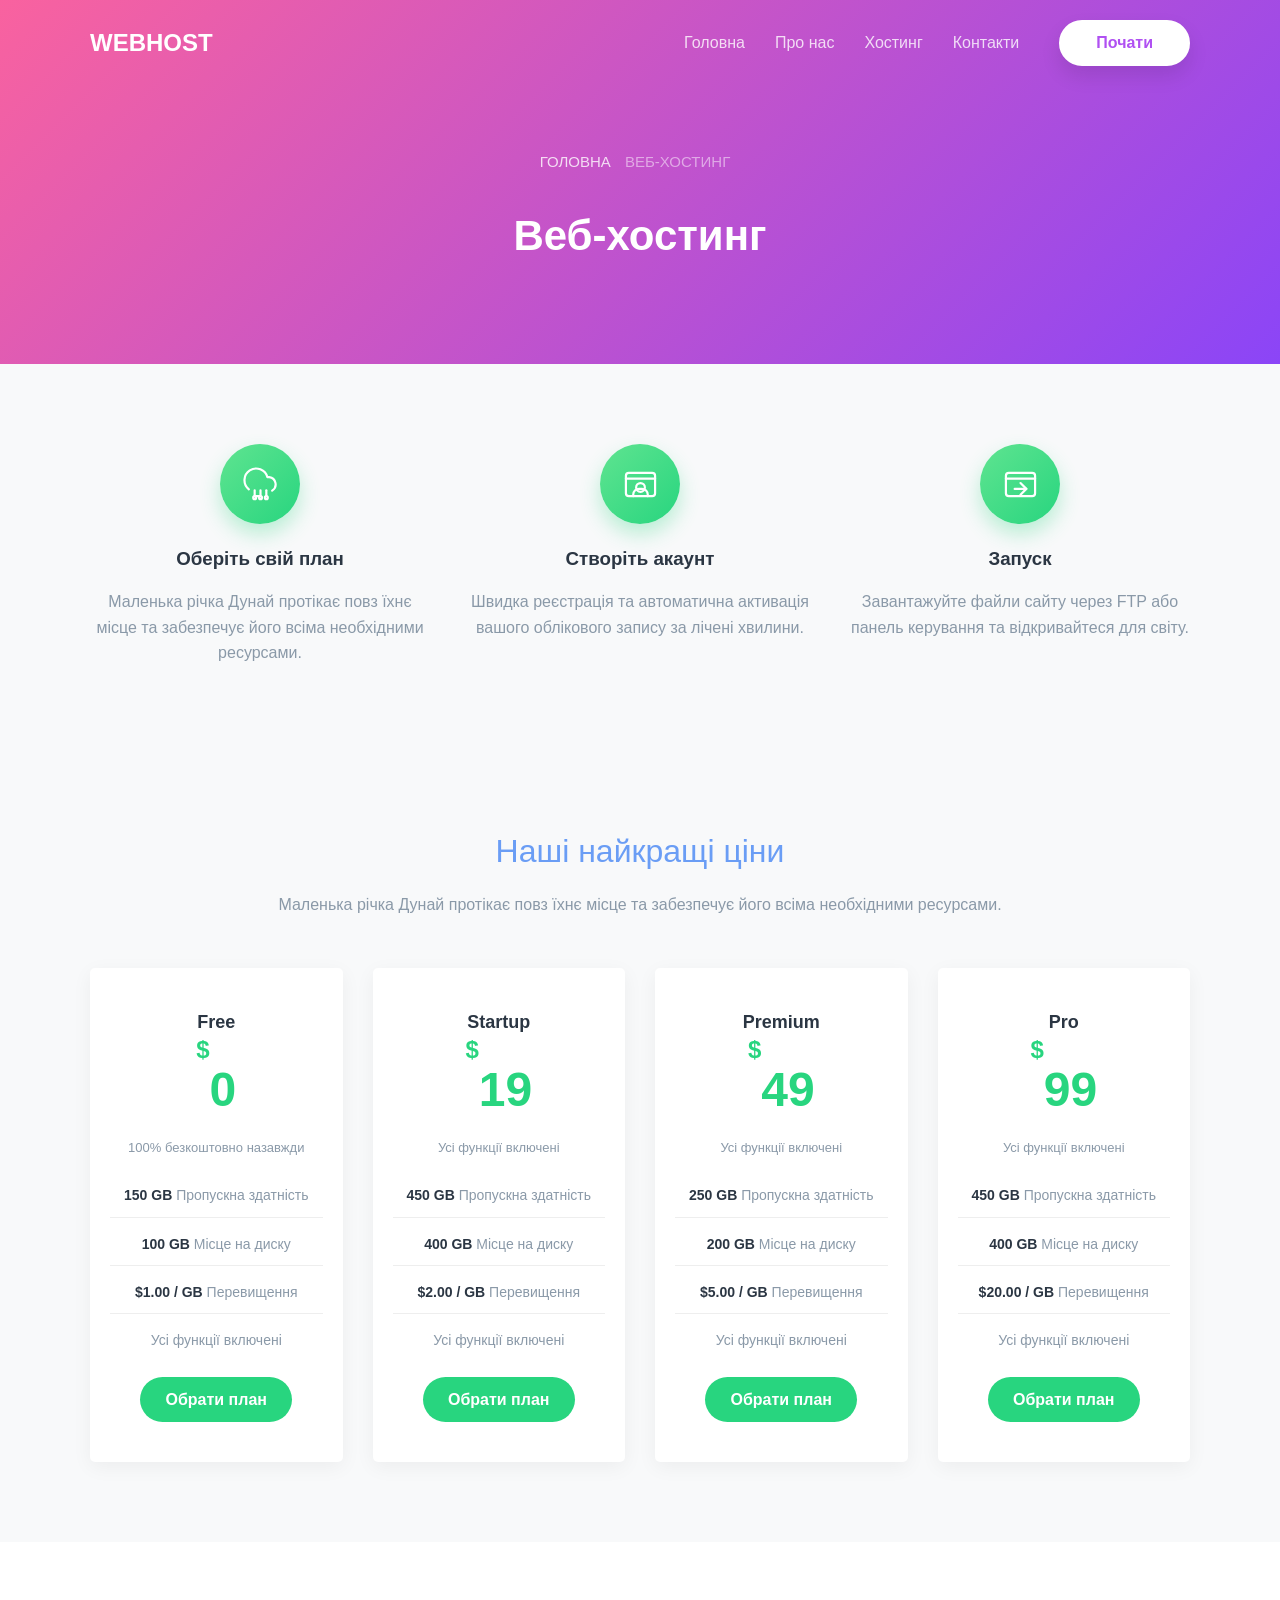
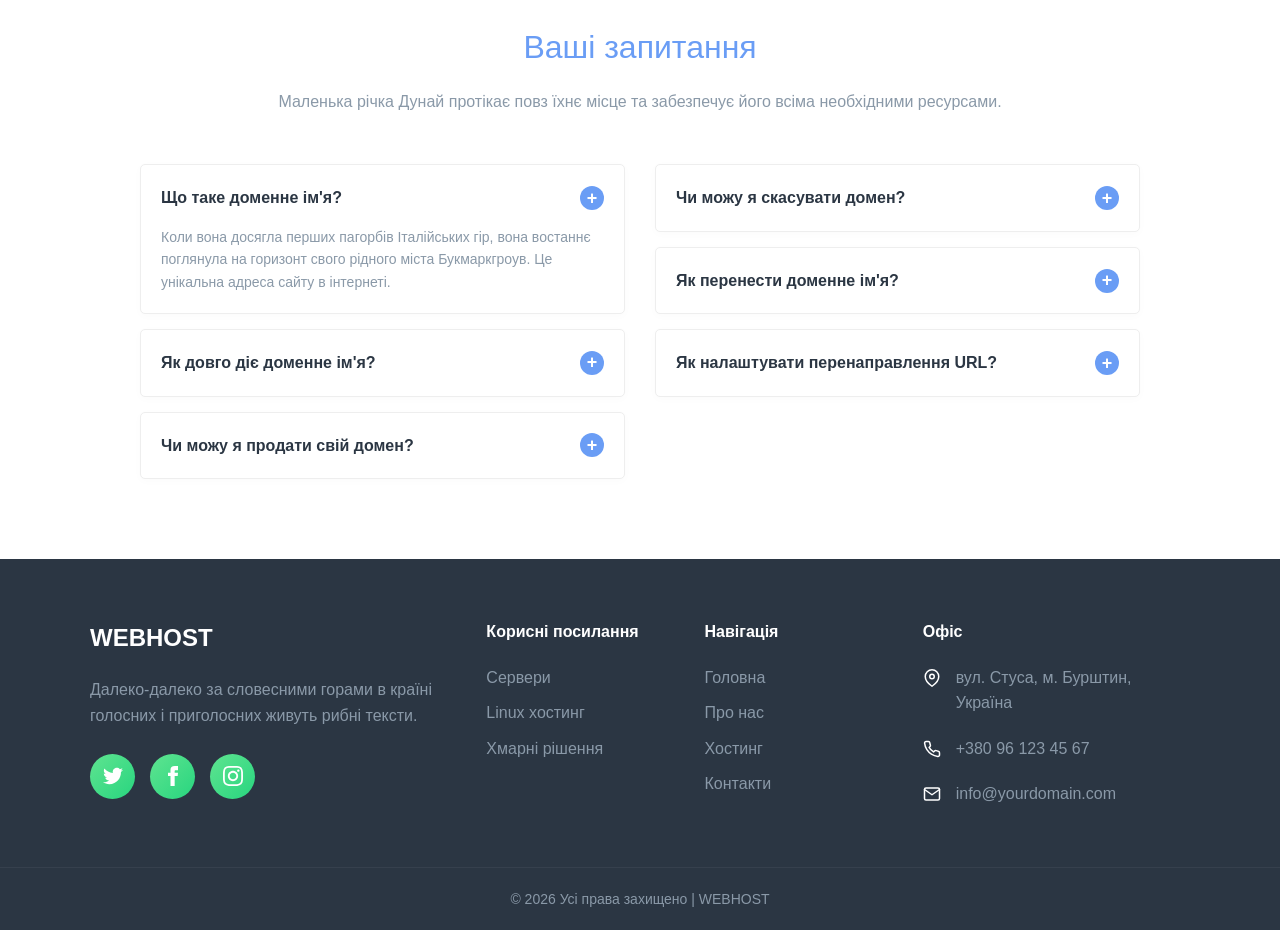
<file: hosting.html>
<!DOCTYPE html>
<html lang="uk">
<head>
    <meta charset="UTF-8">
    <meta http-equiv="X-UA-Compatible" content="IE=edge">
    <meta name="viewport" content="width=device-width, initial-scale=1.0">
    <title>Послуги хостингу — WEBHOST</title>
    <link rel="icon" type="image/png" href="assets/images/icons/favicon.png">
    <link rel="stylesheet" href="assets/css/normalize.css">
    <link rel="stylesheet" href="assets/css/style.css">
</head>
<body>

    <svg style="display: none;" xmlns="http://www.w3.org/2000/svg">
        <symbol id="icon-twitter" viewBox="0 0 24 24">
            <path d="M24 4.557c-.883.392-1.832.656-2.828.775 1.017-.609 1.798-1.574 2.165-2.724-.951.564-2.005.974-3.127 1.195-.897-.957-2.178-1.555-3.594-1.555-3.179 0-5.515 2.966-4.797 6.045-4.091-.205-7.719-2.165-10.148-5.144-1.29 2.213-.669 5.108 1.523 6.574-.806-.026-1.566-.247-2.229-.616-.054 2.281 1.581 4.415 3.949 4.89-.693.188-1.452.232-2.224.084.626 1.956 2.444 3.379 4.6 3.419-2.07 1.623-4.678 2.348-7.29 2.04 2.179 1.397 4.768 2.212 7.548 2.212 9.142 0 14.307-7.721 13.995-14.646.962-.695 1.797-1.562 2.457-2.549z"/>
        </symbol>
        <symbol id="icon-facebook" viewBox="0 0 24 24">
            <path d="M9 8h-3v4h3v12h5v-12h3.642l.358-4h-4v-1.667c0-.955.192-1.333 1.115-1.333h2.885v-5h-3.808c-3.596 0-5.192 1.583-5.192 4.615v3.385z"/>
        </symbol>
        <symbol id="icon-instagram" viewBox="0 0 24 24">
            <path d="M12 2.163c3.204 0 3.584.012 4.85.07 3.252.148 4.771 1.691 4.919 4.919.058 1.265.069 1.645.069 4.849 0 3.205-.012 3.584-.069 4.849-.149 3.225-1.664 4.771-4.919 4.919-1.266.058-1.644.07-4.85.07-3.204 0-3.584-.012-4.849-.07-3.26-.149-4.771-1.699-4.919-4.92-.058-1.265-.07-1.644-.07-4.849 0-3.204.013-3.583.07-4.849.149-3.227 1.664-4.771 4.919-4.919 1.266-.057 1.645-.069 4.849-.069zm0-2.163c-3.259 0-3.667.014-4.947.072-4.358.2-6.78 2.618-6.98 6.98-.059 1.281-.073 1.689-.073 4.948 0 3.259.014 3.668.072 4.948.2 4.358 2.618 6.78 6.98 6.98 1.281.058 1.689.072 4.948.072 3.259 0 3.668-.014 4.948-.072 4.354-.2 6.782-2.618 6.979-6.98.059-1.28.073-1.689.073-4.948 0-3.259-.014-3.667-.072-4.947-.196-4.354-2.617-6.78-6.979-6.98-1.281-.059-1.69-.073-4.949-.073zm0 5.838c-3.403 0-6.162 2.759-6.162 6.162s2.759 6.163 6.162 6.163 6.162-2.759 6.162-6.163c0-3.403-2.759-6.162-6.162-6.162zm0 10.162c-2.209 0-4-1.79-4-4 0-2.209 1.791-4 4-4s4 1.791 4 4c0 2.21-1.791 4-4 4zm6.406-11.845c-.796 0-1.441.645-1.441 1.44s.645 1.44 1.441 1.44c.795 0 1.439-.645 1.439-1.44s-.644-1.44-1.439-1.44z"/>
        </symbol>
    </svg>

    <header class="header">
        <div class="container header-inner">
            <a href="index.html" class="logo">WEBHOST</a>
            <nav class="main-nav">
                <ul class="nav-list">
                    <li><a href="index.html">Головна</a></li>
                    <li><a href="about.html">Про нас</a></li>
                    <li><a href="hosting.html" class="active">Хостинг</a></li>
                    <li><a href="contact.html">Контакти</a></li>
                </ul>
            </nav>
            <button class="btn btn-outline" id="openModalBtn">Почати</button>
        </div>
    </header>

    <main>
        <section class="page-hero">
            <div class="container">
                <p class="breadcrumbs"><a href="index.html">ГОЛОВНА</a> <span style="margin: 0 10px; color: rgba(255,255,255,0.5);">ВЕБ-ХОСТИНГ</span></p>
                <h1>Веб-хостинг</h1>
            </div>
        </section>

        <section class="steps">
            <div class="container steps-inner">
                <div class="step-card">
                    <div class="step-icon-round">
                        <svg viewBox="0 0 24 24" fill="none" stroke="white" stroke-width="1.5" stroke-linecap="round" stroke-linejoin="round">
                            <path d="M20 16.2A5 5 0 0 0 18 7h-1.26A8 8 0 1 0 4 15.3"></path>
                            <polyline points="8 16 8 20 12 20 12 16"></polyline>
                            <line x1="16" y1="16" x2="16" y2="20"></line>
                            <circle cx="8" cy="21" r="1"></circle>
                            <circle cx="12" cy="21" r="1"></circle>
                            <circle cx="16" cy="21" r="1"></circle>
                        </svg>
                    </div>
                    <h3>Оберіть свій план</h3>
                    <p>Маленька річка Дунай протікає повз їхнє місце та забезпечує його всіма необхідними ресурсами.</p>
                </div>
                <div class="step-card">
                    <div class="step-icon-round">
                        <svg viewBox="0 0 24 24" fill="none" stroke="white" stroke-width="1.5" stroke-linecap="round" stroke-linejoin="round">
                            <rect x="2" y="4" width="20" height="16" rx="2" ry="2"></rect>
                            <line x1="2" y1="8" x2="22" y2="8"></line>
                            <circle cx="12" cy="14" r="3"></circle>
                            <path d="M7 20v-1a4 4 0 0 1 4-4h2a4 4 0 0 1 4 4v1"></path>
                        </svg>
                    </div>
                    <h3>Створіть акаунт</h3>
                    <p>Швидка реєстрація та автоматична активація вашого облікового запису за лічені хвилини.</p>
                </div>
                <div class="step-card">
                    <div class="step-icon-round">
                        <svg viewBox="0 0 24 24" fill="none" stroke="white" stroke-width="1.5" stroke-linecap="round" stroke-linejoin="round">
                            <rect x="2" y="4" width="20" height="16" rx="2" ry="2"></rect>
                            <line x1="2" y1="8" x2="22" y2="8"></line>
                            <path d="M12 11l4 4-4 4"></path>
                            <line x1="8" y1="15" x2="16" y2="15"></line>
                        </svg>
                    </div>
                    <h3>Запуск</h3>
                    <p>Завантажуйте файли сайту через FTP або панель керування та відкривайтеся для світу.</p>
                </div>
            </div>
        </section>

        <section class="pricing-plans" style="background: #f8f9fa;">
            <div class="container">
                <div class="section-title">
                    <h2 style="color: #6a9df5; font-size: 32px; font-weight: 500;">Наші найкращі ціни</h2>
                    <p>Маленька річка Дунай протікає повз їхнє місце та забезпечує його всіма необхідними ресурсами.</p>
                </div>
                <div class="pricing-grid">
                    <div class="price-card">
                        <h3>Free</h3>
                        <div class="price"><sup>$</sup>0</div>
                        <p class="price-period">100% безкоштовно назавжди</p>
                        <ul class="price-features">
                            <li><strong>150 GB</strong> Пропускна здатність</li>
                            <li><strong>100 GB</strong> Місце на диску</li>
                            <li><strong>$1.00 / GB</strong> Перевищення</li>
                            <li>Усі функції включені</li>
                        </ul>
                        <a href="#" class="btn btn-green-light" style="background: #28d57f; color: #fff; padding: 10px 25px; border-radius: 30px; display: inline-block;">Обрати план</a>
                    </div>
                    <div class="price-card">
                        <h3>Startup</h3>
                        <div class="price"><sup>$</sup>19</div>
                        <p class="price-period">Усі функції включені</p>
                        <ul class="price-features">
                            <li><strong>450 GB</strong> Пропускна здатність</li>
                            <li><strong>400 GB</strong> Місце на диску</li>
                            <li><strong>$2.00 / GB</strong> Перевищення</li>
                            <li>Усі функції включені</li>
                        </ul>
                        <a href="#" class="btn btn-green-light" style="background: #28d57f; color: #fff; padding: 10px 25px; border-radius: 30px; display: inline-block;">Обрати план</a>
                    </div>
                    <div class="price-card">
                        <h3>Premium</h3>
                        <div class="price"><sup>$</sup>49</div>
                        <p class="price-period">Усі функції включені</p>
                        <ul class="price-features">
                            <li><strong>250 GB</strong> Пропускна здатність</li>
                            <li><strong>200 GB</strong> Місце на диску</li>
                            <li><strong>$5.00 / GB</strong> Перевищення</li>
                            <li>Усі функції включені</li>
                        </ul>
                        <a href="#" class="btn btn-green-light" style="background: #28d57f; color: #fff; padding: 10px 25px; border-radius: 30px; display: inline-block;">Обрати план</a>
                    </div>
                    <div class="price-card">
                        <h3>Pro</h3>
                        <div class="price"><sup>$</sup>99</div>
                        <p class="price-period">Усі функції включені</p>
                        <ul class="price-features">
                            <li><strong>450 GB</strong> Пропускна здатність</li>
                            <li><strong>400 GB</strong> Місце на диску</li>
                            <li><strong>$20.00 / GB</strong> Перевищення</li>
                            <li>Усі функції включені</li>
                        </ul>
                        <a href="#" class="btn btn-green-light" style="background: #28d57f; color: #fff; padding: 10px 25px; border-radius: 30px; display: inline-block;">Обрати план</a>
                    </div>
                </div>
            </div>
        </section>

        <section class="faq" style="background: #fff;">
            <div class="container">
                <div class="section-title">
                    <h2 style="color: #6a9df5; font-size: 32px; font-weight: 500;">Ваші запитання</h2>
                    <p>Маленька річка Дунай протікає повз їхнє місце та забезпечує його всіма необхідними ресурсами.</p>
                </div>
                <div class="faq-grid">
                    <div class="faq-column">
                        <div class="faq-item">
                            <div class="faq-question">Що таке доменне ім'я? <span class="plus-icon">+</span></div>
                            <div class="faq-answer">
                                <p>Коли вона досягла перших пагорбів Італійських гір, вона востаннє поглянула на горизонт свого рідного міста Букмаркгроув. Це унікальна адреса сайту в інтернеті.</p>
                            </div>
                        </div>
                        <div class="faq-item">
                            <div class="faq-question">Як довго діє доменне ім'я? <span class="plus-icon">+</span></div>
                        </div>
                        <div class="faq-item">
                            <div class="faq-question">Чи можу я продати свій домен? <span class="plus-icon">+</span></div>
                        </div>
                    </div>
                    <div class="faq-column">
                        <div class="faq-item">
                            <div class="faq-question">Чи можу я скасувати домен? <span class="plus-icon">+</span></div>
                        </div>
                        <div class="faq-item">
                            <div class="faq-question">Як перенести доменне ім'я? <span class="plus-icon">+</span></div>
                        </div>
                        <div class="faq-item">
                            <div class="faq-question">Як налаштувати перенаправлення URL? <span class="plus-icon">+</span></div>
                        </div>
                    </div>
                </div>
            </div>
        </section>
    </main>

    <footer class="footer">
    <div class="container footer-inner">
        <div class="footer-col">
            <span class="footer-logo">WEBHOST</span>
            <p>Далеко-далеко за словесними горами в країні голосних і приголосних живуть рибні тексти.</p>
            
            <div class="social-links">
                <a href="#" class="social-icon" aria-label="Twitter">
                    <svg><use href="#icon-twitter"></use></svg>
                </a>
                <a href="#" class="social-icon" aria-label="Facebook">
                    <svg><use href="#icon-facebook"></use></svg>
                </a>
                <a href="#" class="social-icon" aria-label="Instagram">
                    <svg><use href="#icon-instagram"></use></svg>
                </a>
            </div>
        </div>
        <div class="footer-col">
            <h4>Корисні посилання</h4>
            <ul>
                <li><a href="hosting.html">Сервери</a></li>
                <li><a href="hosting.html">Linux хостинг</a></li>
                <li><a href="hosting.html">Хмарні рішення</a></li>
            </ul>
        </div>
        <div class="footer-col">
            <h4>Навігація</h4>
            <ul>
                <li><a href="index.html">Головна</a></li>
                <li><a href="about.html">Про нас</a></li>
                <li><a href="hosting.html">Хостинг</a></li>
                <li><a href="contact.html">Контакти</a></li>
            </ul>
        </div>
        <div class="footer-col">
            <h4>Офіс</h4>
            <div class="office-item">
                <svg viewBox="0 0 24 24" fill="none" stroke="white" stroke-width="2" stroke-linecap="round" stroke-linejoin="round"><path d="M21 10c0 7-9 13-9 13s-9-6-9-13a9 9 0 0 1 18 0z"></path><circle cx="12" cy="10" r="3"></circle></svg>
                <p>вул. Стуса, м. Бурштин, Україна</p>
            </div>
            <div class="office-item">
                <svg viewBox="0 0 24 24" fill="none" stroke="white" stroke-width="2" stroke-linecap="round" stroke-linejoin="round"><path d="M22 16.92v3a2 2 0 0 1-2.18 2 19.79 19.79 0 0 1-8.63-3.07 19.5 19.5 0 0 1-6-6 19.79 19.79 0 0 1-3.07-8.67A2 2 0 0 1 4.11 2h3a2 2 0 0 1 2 1.72 12.84 12.84 0 0 0 .7 2.81 2 2 0 0 1-.45 2.11L8.09 9.91a16 16 0 0 0 6 6l1.27-1.27a2 2 0 0 1 2.11-.45 12.84 12.84 0 0 0 2.81.7A2 2 0 0 1 22 16.92z"></path></svg>
                <p>+380 96 123 45 67</p>
            </div>
            <div class="office-item">
                <svg viewBox="0 0 24 24" fill="none" stroke="white" stroke-width="2" stroke-linecap="round" stroke-linejoin="round"><path d="M4 4h16c1.1 0 2 .9 2 2v12c0 1.1-.9 2-2 2H4c-1.1 0-2-.9-2-2V6c0-1.1.9-2 2-2z"></path><polyline points="22,6 12,13 2,6"></polyline></svg>
                <p>info@yourdomain.com</p>
            </div>
        </div>
    </div>
    <div class="footer-bottom">
        <p>&copy; 2026 Усі права захищено | WEBHOST</p>
    </div>
</footer>

    <div id="modal" class="modal-overlay">
            <div class="modal-content">
                <span class="close-btn" id="closeModalBtn">&times;</span>
                <h2>Залишити заявку</h2>
                <form action="#" method="POST">
                    <input type="text" name="name" placeholder="Ваше ім'я" required>
                    <input type="email" name="email" placeholder="Ваш Email" required>
                    <button type="submit" class="btn btn-primary">Відправити</button>
                </form>
            </div>
        </div>

    <button id="scrollToTop" class="scroll-to-top" aria-label="Повернутися вгору">↑</button>
    <script src="assets/js/main.js"></script>
</body>
</html>
</file>
<file: assets/css/style.css>
* {
    margin: 0;
    padding: 0;
    box-sizing: border-box;
}

body {
    font-family: 'Segoe UI', Tahoma, Geneva, Verdana, sans-serif;
    line-height: 1.6;
    color: #8a99a8;
    background-color: #f8f9fa;
}

a { text-decoration: none; }
ul { list-style: none; }

img {
    max-width: 100%;
    height: auto;
    display: block;
}

.container {
    max-width: 1140px;
    margin: 0 auto;
    padding: 0 20px;
    width: 100%;
}

section { padding: 80px 0; }

.section-title {
    text-align: center;
    margin-bottom: 50px;
}

.section-title h2 {
    color: #2b3643;
    font-size: 32px;
    margin-bottom: 15px;
}

.subtitle, .subtitle-blue {
    font-size: 12px;
    letter-spacing: 2px;
    text-transform: uppercase;
    font-weight: bold;
    margin-bottom: 10px;
}

.subtitle { color: #aeb9c3; }
.subtitle-blue { color: #6a9df5; }


.btn {
    display: inline-block;
    padding: 12px 30px;
    border-radius: 30px;
    font-weight: 600;
    cursor: pointer;
    border: none;
    transition: 0.3s ease;
    text-align: center;
}

.btn-primary { background: #28d57f; color: #fff; }
.btn-primary:hover { background: #21b56c; }
.btn-secondary { background: rgba(255,255,255,0.2); color: #fff; }
.btn-outline { border: 2px solid #fff; color: #fff; background: transparent; }
.btn-blue { background: #6a9df5; color: #fff; }

.hero-buttons .btn-primary { 
    background: linear-gradient(to right, #1de9b6, #1dc4e9); 
    box-shadow: 0 10px 20px rgba(29, 233, 182, 0.4); 
}
.hero-buttons .btn-secondary { 
    background: linear-gradient(to right, #4481eb, #04befe); 
    box-shadow: 0 10px 20px rgba(68, 129, 235, 0.4); 
}


.header {
    position: absolute; 
    width: 100%; 
    top: 0; 
    padding: 20px 0; 
    z-index: 10;
}

.header-inner { 
    display: flex; 
    justify-content: flex-start; 
    align-items: center; 
}

.logo { 
    font-size: 24px; 
    font-weight: bold; 
    color: #fff; 
}

.main-nav { 
    margin-left: auto; 
    margin-right: 40px; 
}

.nav-list { display: flex; gap: 30px; }
.nav-list a { color: rgba(255,255,255,0.8); transition: 0.3s; }
.nav-list a:hover { color: #fff; }

.header .btn-outline { 
    background: #fff; 
    color: #b050f2; 
    padding: 12px 35px;
    box-shadow: 0 10px 20px rgba(0,0,0,0.1); 
}
.header .btn-outline:hover { background: #f8f9fa; }

.hero {
    background: linear-gradient(135deg, #f77062 0%, #fe5196 40%, #b050f2 100%);
    min-height: 750px;
    display: flex;
    align-items: center;
    position: relative;
    overflow: hidden; 
}

.hero-inner { 
    display: flex; 
    align-items: center; 
    justify-content: flex-start; 
    width: 100%;
}

.hero-content { 
    max-width: 520px; 
    color: #fff; 
    position: relative; 
    z-index: 2; 
    margin-top: -60px;
}

.hero-content h1 { font-size: 46px; font-weight: 600; line-height: 1.2; margin-bottom: 20px; }
.hero-content p { font-size: 18px; margin-bottom: 30px; opacity: 0.9; }
.hero-buttons { display: flex; gap: 15px; }

.hero-image {
    position: absolute;
    left: 50%;
    top: 50%;
    transform: translateY(-50%);
    width: 1100px; 
    z-index: 1;
    pointer-events: none; 
}

.hero-image img {
    width: 80%;
    max-width: none;
    display: block;
}

.domain-search { background-color: #2b3643; padding: 60px 0; }
.domain-inner { display: flex; justify-content: space-between; align-items: center; gap: 30px; }
.domain-text { flex: 1; }
.domain-text h2 { color: #fff; font-size: 26px; margin-bottom: 5px; }
.domain-form-wrapper { flex: 1; max-width: 600px; }
.domain-form { display: flex; margin-bottom: 15px; }
.domain-form input { flex: 1; padding: 15px; border: none; border-radius: 4px 0 0 4px; outline: none; }
.tld-select { padding: 15px; border: none; border-left: 1px solid #eee; outline: none; }
.btn-search-blue { background: #6a9df5; color: #fff; border: none; padding: 0 30px; border-radius: 0 4px 4px 0; cursor: pointer; }
.domain-prices { display: flex; gap: 15px; font-size: 13px; color: #fff; }
.domain-prices .tld { color: #6a9df5; }

.guarantee { background: #f8f9fa; }
.grid-3x2 {
    display: grid;
    grid-template-columns: repeat(3, 1fr);
    gap: 30px;
}
.feature-card {
    background: #fff; padding: 40px 20px; text-align: center;
    border-radius: 5px; box-shadow: 0 5px 20px rgba(0,0,0,0.03);
}
.icon-container {
    width: 60px; height: 60px; margin: 0 auto 20px; border-radius: 50%;
    display: flex; align-items: center; justify-content: center;
}
.green-icon { background: #28d57f; }
.feature-card h3 { color: #2b3643; font-size: 18px; margin-bottom: 15px; }


.stats { background: linear-gradient(135deg, #f9629f 0%, #8b45f7 100%); text-align: center; color: #fff; }
.stats-subtitle { font-size: 12px; letter-spacing: 2px; opacity: 0.8; margin-bottom: 30px; }
.stats-inner { display: flex; justify-content: space-around; }
.stat-number { display: block; font-size: 40px; font-weight: bold; margin-bottom: 5px; }
.stat-label { font-size: 14px; opacity: 0.9; }


.pricing-grid {
    display: grid;
    grid-template-columns: repeat(4, 1fr);
    gap: 30px;
    align-items: center;
}
.price-card {
    background: #fff; padding: 40px 20px; text-align: center; border-radius: 5px;
    box-shadow: 0 5px 20px rgba(0,0,0,0.05);
}
.price-card.popular { transform: scale(1.05); border-top: 4px solid #28d57f; box-shadow: 0 10px 30px rgba(0,0,0,0.1); }
.price-card h3 { color: #2b3643; font-size: 18px; margin-bottom: 15px; }
.price { font-size: 48px; color: #28d57f; font-weight: bold; margin-bottom: 10px; }
.price sup { font-size: 24px; vertical-align: top; margin-top: 10px; display: inline-block;}
.price-period { font-size: 13px; margin-bottom: 25px; }
.price-features li { margin-bottom: 15px; font-size: 14px; border-bottom: 1px solid #eee; padding-bottom: 10px; }
.price-features li:last-child { border: none; }
.price-features strong { color: #2b3643; }


.why-choose-us { 
    background: #fff; 
    padding: 100px 0; 
}

.choose-inner { 
    display: flex; 
    gap: 60px; 
    align-items: center; 
}

.choose-media { 
    flex: 1; 
    background: #bcbcbc; 
    height: 600px; 
    position: relative; 
    display: flex;
    align-items: center;
    justify-content: center;
}

.video-placeholder .play-btn {
    width: 80px;
    height: 80px;
    background: #fff;
    border-radius: 50%;
    box-shadow: 0 10px 30px rgba(0,0,0,0.1);
}

.choose-content { 
    flex: 1.2; 
}

.choose-title {
    color: #6a9df5; 
    font-size: 32px;
    font-weight: 500;
    margin-bottom: 10px;
}

.choose-subtitle {
    font-size: 11px;
    color: #aeb9c3;
    letter-spacing: 2px;
    text-transform: uppercase;
    margin-bottom: 50px;
}

.features-grid-custom { 
    display: grid; 
    grid-template-columns: 1fr 1fr; 
    gap: 40px 20px; 
}

.f-item { 
    display: flex; 
    gap: 20px; 
    align-items: flex-start; 
}

.item-left {
    text-align: right; 
}

.item-right {
    text-align: left; 
}

.icon-blue { 
    width: 60px; 
    height: 60px; 
    background: #6a9df5; 
    border-radius: 50%; 
    flex-shrink: 0;
    display: flex;
    align-items: center;
    justify-content: center;
    box-shadow: 0 10px 20px rgba(106, 157, 245, 0.3);
}

.icon-blue svg {
    width: 28px;
    height: 28px;
}

.f-text h3 { 
    color: #2b3643; 
    font-size: 16px; 
    margin-bottom: 8px; 
}

.f-text p {
    color: #8a99a8;
    font-size: 13px;
    line-height: 1.6;
}

.testimonials { background: linear-gradient(135deg, #6bb3f8 0%, #538cf6 100%); color: #fff; }
.testimonials .section-title h2 { color: #fff; }
.testimonials-grid { display: grid; grid-template-columns: repeat(3, 1fr); gap: 30px; }
.testimonial-item { background: rgba(255,255,255,0.1); padding: 30px; border-radius: 5px; border: 1px solid rgba(255,255,255,0.2); }
.testimonial-item p { margin-bottom: 20px; font-style: italic; font-size: 15px; }
.client-info { display: flex; align-items: center; gap: 15px; }
.client-info img, .client-avatar-placeholder { width: 50px; height: 50px; border-radius: 50%; object-fit: cover; }
.client-avatar-placeholder { background: #fff; }
.client-info h3 { font-size: 16px; margin: 0; color: #fff; }
.client-info span { font-size: 12px; opacity: 0.8; }


.tabs-nav-center { display: flex; justify-content: center; gap: 15px; margin-bottom: 50px; }
.tab-pill { padding: 10px 25px; border-radius: 30px; border: 1px solid #6a9df5; background: transparent; color: #6a9df5; cursor: pointer; }
.tab-pill.active { background: #28d57f; color: #fff; border-color: #28d57f; }
.how-content { display: flex; gap: 50px; align-items: center; }
.how-image, .how-text { flex: 1; }
.how-text h3 { color: #2b3643; font-size: 24px; margin-bottom: 20px; }
.how-text p { margin-bottom: 15px; }


.clients { background: #2b3643; text-align: center; color: #fff; }
.clients-title { font-size: 32px; margin-bottom: 10px; }
.clients-desc { opacity: 0.7; margin-bottom: 40px; max-width: 600px; margin-left: auto; margin-right: auto; }
.clients-inner { display: flex; justify-content: space-between; align-items: center; flex-wrap: wrap; gap: 20px; }
.clients-inner img { opacity: 0.6; transition: 0.3s; max-width: 120px; }
.clients-inner img:hover { opacity: 1; }


.blog-grid { display: grid; grid-template-columns: repeat(3, 1fr); gap: 30px; }
.blog-card img { width: 100%; height: 250px; object-fit: cover; margin-bottom: 15px; }
.blog-meta { font-size: 12px; margin-bottom: 10px; }
.blog-card h3 { color: #2b3643; font-size: 18px; }


.footer { background: #2b3643; color: #8a99a8; padding: 60px 0 20px; }
.footer-inner { display: grid; grid-template-columns: 2fr 1fr 1fr 1.5fr; gap: 40px; margin-bottom: 40px; }
.footer-logo { font-size: 24px; color: #fff; font-weight: bold; display: block; margin-bottom: 20px; }
.footer-col h4 { color: #fff; margin-bottom: 20px; }
.footer-col ul li { margin-bottom: 10px; }
.footer-col ul a { color: #8a99a8; }
.footer-col ul a:hover { color: #28d57f; }
.footer-bottom { text-align: center; padding-top: 20px; border-top: 1px solid rgba(255,255,255,0.05); font-size: 14px; }

.social-links { display: flex; gap: 15px; margin-top: 25px; }
.social-icon {
    display: flex; justify-content: center; align-items: center;
    width: 45px; height: 45px; border-radius: 50%;
    background: linear-gradient(135deg, #5fe490 0%, #28d57f 100%);
    color: white; transition: transform 0.3s ease, box-shadow 0.3s ease;
}
.social-icon:hover {
    transform: translateY(-3px);
    box-shadow: 0 5px 15px rgba(40, 213, 127, 0.4);
}
.social-icon svg { width: 20px; height: 20px; fill: currentColor; }


.modal-overlay {
    position: fixed; top: 0; left: 0; width: 100%; height: 100%;
    background-color: rgba(0, 0, 0, 0.7); display: none;
    justify-content: center; align-items: center; z-index: 1000;
}
.modal-content {
    background-color: #fff; padding: 40px; border-radius: 10px;
    width: 100%; max-width: 400px; position: relative; text-align: center;
    box-shadow: 0 10px 30px rgba(0,0,0,0.2);
}
.modal-content h2 { color: #2b3643; margin-bottom: 20px; }
.close-btn {
    position: absolute; top: 10px; right: 20px; font-size: 28px;
    cursor: pointer; color: #8a99a8; transition: 0.3s;
}
.close-btn:hover { color: #2b3643; }
.modal-content form { display: flex; flex-direction: column; gap: 15px; }
.modal-content input { padding: 12px 15px; border: 1px solid #ddd; border-radius: 5px; outline: none; font-size: 15px; }

.scroll-to-top {
    position: fixed; bottom: 30px; right: 30px; background-color: #28d57f;
    color: #fff; width: 50px; height: 50px; border-radius: 50%; border: none;
    font-size: 24px; cursor: pointer; display: none;
    box-shadow: 0 4px 10px rgba(0,0,0,0.2); z-index: 100; transition: transform 0.3s ease;
}
.scroll-to-top:hover { transform: translateY(-5px); }


.page-hero {
    background: linear-gradient(135deg, #f9629f 0%, #8b45f7 100%);
    padding: 150px 0 80px; text-align: center; color: #fff;
}
.page-hero h1 { font-size: 42px; margin-bottom: 15px; }
.breadcrumbs, .breadcrumbs a { color: rgba(255, 255, 255, 0.8); text-decoration: none; font-size: 15px; }
.breadcrumbs a:hover { color: #fff; text-decoration: underline; }


.about-info { background: #ffffff; }
.info-inner { display: grid; grid-template-columns: 1fr 1fr; gap: 50px; align-items: center; }
.info-image img { width: 100%; border-radius: 10px; box-shadow: 0 10px 30px rgba(0,0,0,0.1); }
.tabs-nav { display: flex; gap: 15px; margin-bottom: 30px; }
.tab-btn { padding: 10px 20px; border: 2px solid #ddd; background: transparent; border-radius: 30px; cursor: pointer; font-weight: bold; color: #8a99a8; transition: 0.3s; }
.tab-btn.active, .tab-btn:hover { border-color: #28d57f; color: #28d57f; }
.tab-content h2 { color: #2b3643; margin-bottom: 20px; }
.tab-content p { color: #8a99a8; margin-bottom: 15px; }

.team-grid { display: grid; grid-template-columns: repeat(3, 1fr); gap: 30px; text-align: left; }
.team-header { margin-bottom: 20px; }
.team-header h3 { margin-bottom: 5px; color: #2b3643; font-size: 18px; }
.team-header .position { color: #8a99a8; font-size: 13px; margin-bottom: 0; }
.team-card img { width: 100%; border-radius: 0; margin-bottom: 20px; }
.team-card p { font-size: 14px; color: #8a99a8; }


.steps-inner { display: grid; grid-template-columns: repeat(3, 1fr); gap: 40px; text-align: center; }
.step-card h3 { margin: 20px 0 15px; color: #2b3643; }
.step-card p { color: #8a99a8; }

.step-icon-round {
    width: 80px; height: 80px; background-color: #28d57f;
    border-radius: 50%; display: flex; align-items: center; justify-content: center;
    margin: 0 auto 20px; box-shadow: 0 10px 20px rgba(40, 213, 127, 0.3);
}
.step-icon-round img { width: 35px; filter: brightness(0) invert(1); }

.faq { background: #ffffff; }
.faq-grid { display: grid; grid-template-columns: 1fr 1fr; gap: 30px; max-width: 1000px; margin: 0 auto; }
.faq-column { display: flex; flex-direction: column; gap: 15px; }
.faq-item { background: #fff; border: 1px solid #eee; padding: 20px; border-radius: 5px; box-shadow: 0 2px 10px rgba(0,0,0,0.02); }
.faq-question { display: flex; justify-content: space-between; align-items: center; font-weight: 600; color: #2b3643; font-size: 16px; cursor: pointer; }
.faq-answer { margin-top: 15px; color: #8a99a8; font-size: 14px; line-height: 1.6; }
.plus-icon { display: flex; align-items: center; justify-content: center; width: 24px; height: 24px; background-color: #6a9df5; color: #fff; border-radius: 50%; font-size: 18px; flex-shrink: 0; }


.contact-inner { display: grid; grid-template-columns: 3fr 2fr; gap: 50px; }
.contact-form-block h2, .contact-info-block h2 { color: #2b3643; margin-top: 0; margin-bottom: 30px; }
.form-group { margin-bottom: 20px; }
.form-group input, .form-group textarea { width: 100%; padding: 15px; border: 1px solid #ddd; border-radius: 5px; font-family: inherit; font-size: 16px; outline: none; }
.info-details p { margin-bottom: 20px; color: #8a99a8; line-height: 1.8; }
.info-details strong { color: #2b3643; }


.error-page { height: 100vh; display: flex; align-items: center; justify-content: center; text-align: center; background: #f8f9fa; }
.error-code { font-size: 150px; font-weight: bold; color: #28d57f; margin: 0; line-height: 1; }
.error-content h2 { font-size: 32px; color: #2b3643; margin-bottom: 15px; }
.error-content p { color: #8a99a8; margin-bottom: 30px; }


@media (max-width: 1440px) {
    .hero-image {
        width: 900px;
        left: 48%;    
    }
    .hero-content {
        max-width: 480px; 
    }
    .hero-content h1 {
        font-size: 40px; 
    }
}

@media (max-width: 1200px) {
    .hero-image {
        width: 750px; 
        left: 50%;
    }
    .hero-content h1 {
        font-size: 36px;
    }
}


.icon-green-gradient {
    width: 70px;
    height: 70px;
    margin: 0 auto 20px;
    background: linear-gradient(135deg, #5fe490 0%, #28d57f 100%);
    border-radius: 50%;
    display: flex;
    align-items: center;
    justify-content: center;
    box-shadow: 0 10px 20px rgba(40, 213, 127, 0.3);
}

.icon-green-gradient svg {
    width: 32px;
    height: 32px;
}


.features-grid {
    display: grid !important;
    grid-template-columns: repeat(3, 1fr) !important; 
    gap: 40px; 
    text-align: center;
}

.grid-3x2 {
    display: grid !important;
    grid-template-columns: repeat(3, 1fr) !important;
    gap: 40px;
    text-align: center;
}


.office-item {
    display: flex;
    align-items: flex-start; 
    gap: 15px; 
    margin-bottom: 5px;
}

.office-item svg {
    width: 18px;
    height: 18px;
    flex-shrink: 0;
    margin-top: 4px; 
}

.office-item p {
    margin-bottom: 15px !important; 
}

.step-icon-round {
    background: linear-gradient(135deg, #5fe490 0%, #28d57f 100%); 
}

.step-icon-round svg {
    width: 35px;
    height: 35px;
}

.pricing-title {
    color: #6a9df5 !important; 
}
</file>
